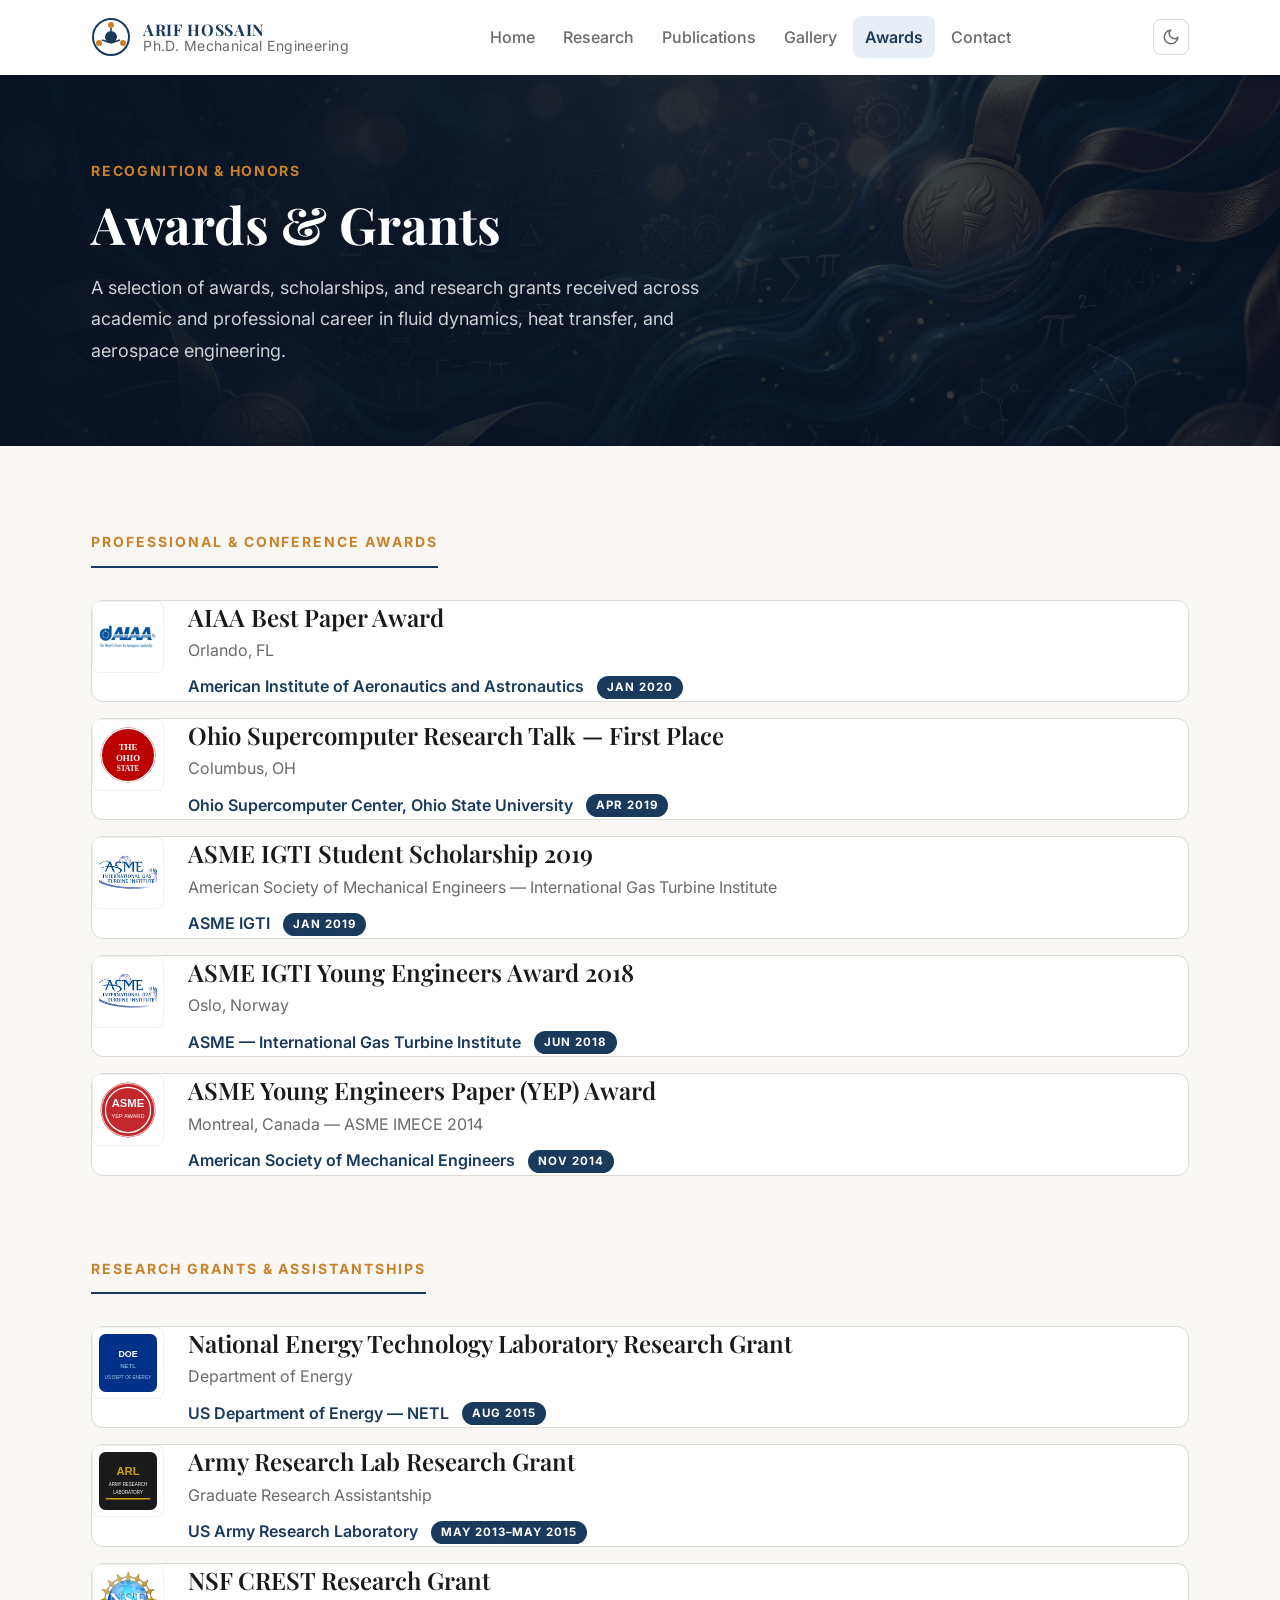
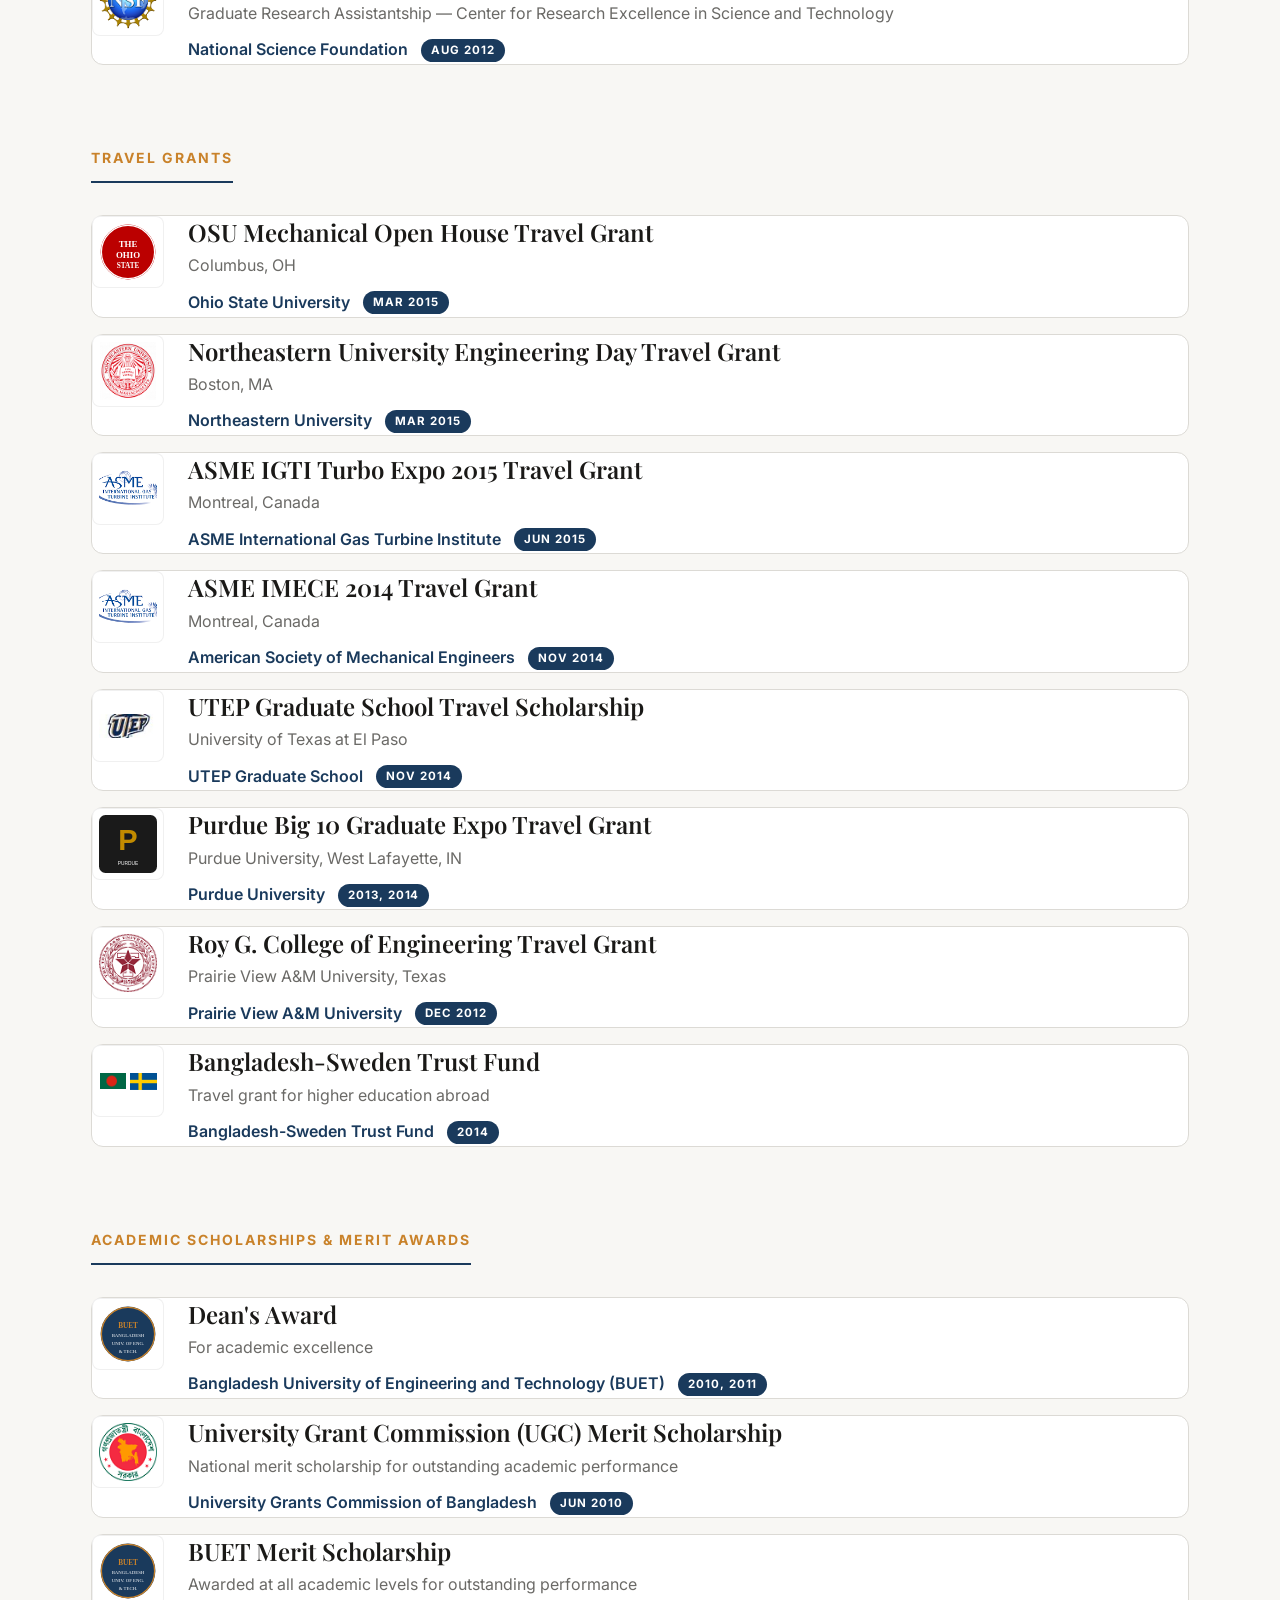
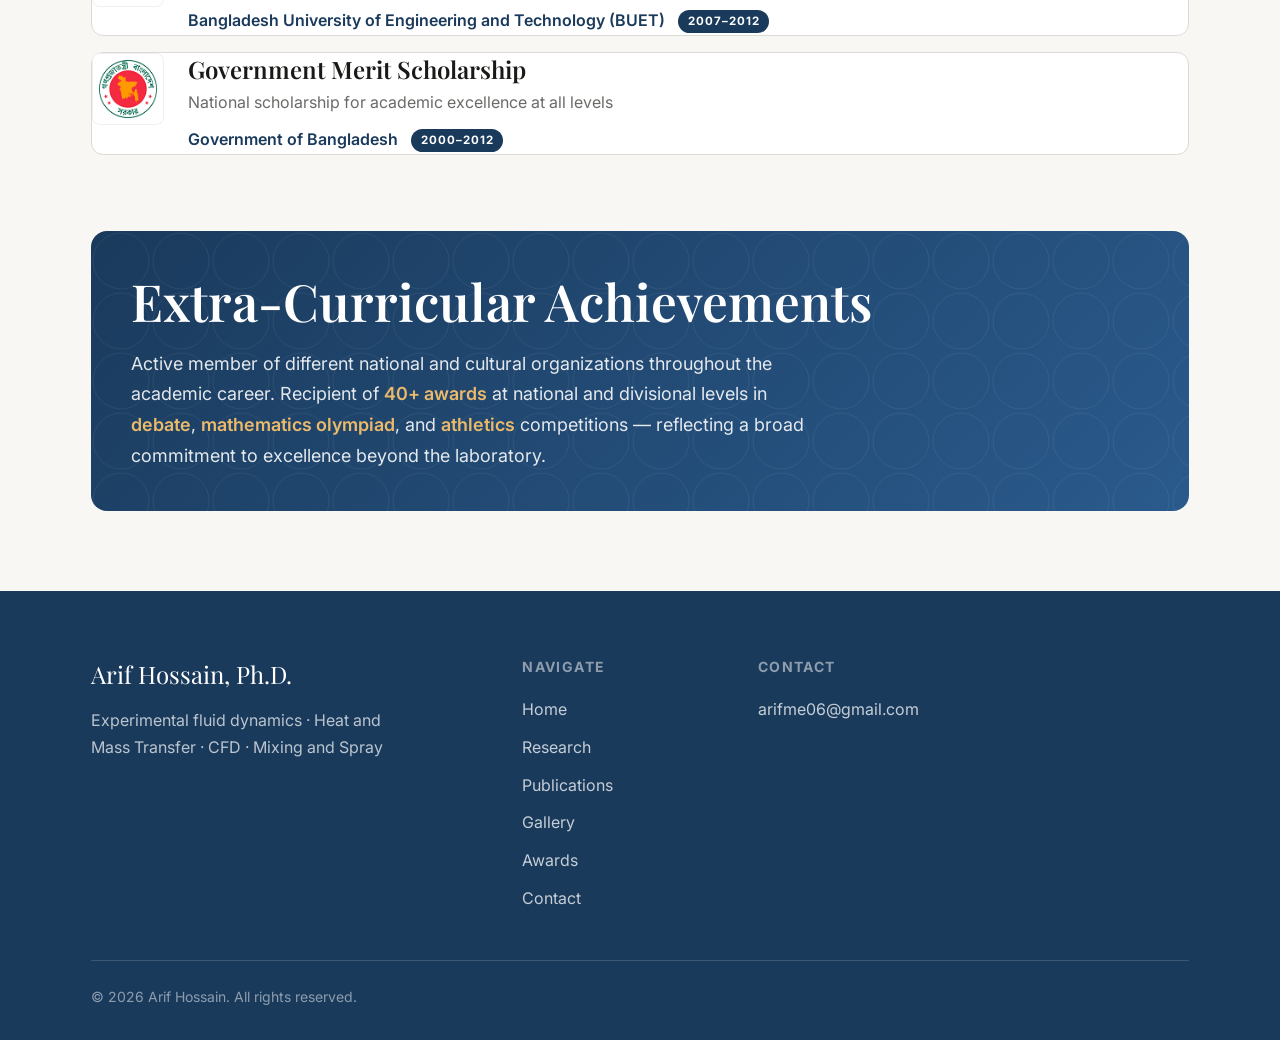
<file: awards.html>
<!DOCTYPE html>
<html lang="en" data-theme="light">
<head>
  <meta charset="UTF-8"/>
  <meta name="viewport" content="width=device-width, initial-scale=1.0"/>
  <title>Awards &amp; Honors — Arif Hossain, Ph.D.</title>
  <meta name="description" content="Awards, honors, scholarships, and research grants received by Dr. Arif Hossain in aerospace, mechanical engineering, and fluid dynamics."/>
  <link rel="preconnect" href="https://fonts.googleapis.com"/>
  <link rel="preconnect" href="https://fonts.gstatic.com" crossorigin/>
  <link href="https://fonts.googleapis.com/css2?family=Playfair+Display:wght@400;600;700&family=Inter:wght@400;500;600;700&display=swap" rel="stylesheet"/>
  <link rel="stylesheet" href="css/tokens.css"/>
  <link rel="stylesheet" href="css/base.css"/>
  <link rel="stylesheet" href="css/nav.css"/>
  <link rel="stylesheet" href="css/pages.css"/>
  <style>
    /* ============================================================
       AWARDS PAGE STYLES
       ============================================================ */

    .awards-section {
      background: var(--color-bg);
      padding-block: clamp(var(--space-12), 8vw, var(--space-20));
    }

    /* ── Category group ── */
    .awards-group {
      margin-bottom: clamp(var(--space-12), 6vw, var(--space-20));
    }
    .awards-group-label {
      font-size: var(--text-xs);
      font-weight: 700;
      letter-spacing: 0.14em;
      text-transform: uppercase;
      color: var(--color-accent-2);
      border-bottom: 2px solid var(--color-accent);
      padding-bottom: var(--space-3);
      margin-bottom: var(--space-8);
      display: inline-block;
    }

    /* ── Award card ── */
    .award-card {
      display: flex;
      align-items: flex-start;
      gap: var(--space-6);
      padding: var(--space-6) var(--space-7);
      border: 1px solid var(--color-border);
      border-radius: var(--radius-lg);
      background: var(--color-surface);
      margin-bottom: var(--space-4);
      transition: box-shadow 0.2s ease, transform 0.2s ease;
    }
    .award-card:hover {
      box-shadow: 0 4px 20px rgba(0,0,0,0.08);
      transform: translateY(-2px);
    }
    [data-theme="dark"] .award-card:hover {
      box-shadow: 0 4px 20px rgba(0,0,0,0.3);
    }

    /* ── Logo container ── */
    .award-logo-wrap {
      flex-shrink: 0;
      width: 72px;
      height: 72px;
      border-radius: var(--radius-md);
      background: #fff;
      display: flex;
      align-items: center;
      justify-content: center;
      overflow: hidden;
      border: 1px solid rgba(0,0,0,0.06);
      padding: 6px;
    }
    [data-theme="dark"] .award-logo-wrap {
      background: #f0f0f0;
    }
    .award-logo-wrap img {
      width: 100%;
      height: 100%;
      object-fit: contain;
    }
    .award-logo-wrap svg {
      width: 100%;
      height: 100%;
    }

    /* ── Award text ── */
    .award-body {
      flex: 1;
      min-width: 0;
    }
    .award-title {
      font-family: 'Playfair Display', Georgia, serif;
      font-size: var(--text-lg);
      font-weight: 600;
      color: var(--color-text);
      margin: 0 0 var(--space-1) 0;
      line-height: 1.35;
    }
    .award-meta {
      font-size: var(--text-sm);
      color: var(--color-text-muted);
      margin: 0 0 var(--space-2) 0;
    }
    .award-org {
      font-size: var(--text-sm);
      font-weight: 600;
      color: var(--color-accent);
    }
    [data-theme="dark"] .award-org {
      color: #6aade0;
    }
    .award-year {
      display: inline-block;
      font-size: 0.72rem;
      font-weight: 700;
      letter-spacing: 0.08em;
      text-transform: uppercase;
      background: var(--color-accent);
      color: #fff;
      padding: 2px 10px;
      border-radius: 999px;
      margin-left: var(--space-2);
      vertical-align: middle;
    }
    [data-theme="dark"] .award-year {
      background: #2a5a8c;
    }

    /* ── Extra-curricular note ── */
    .awards-extracurricular {
      background: linear-gradient(135deg, var(--color-accent) 0%, #2a5a8c 100%);
      border-radius: var(--radius-xl);
      padding: var(--space-10) var(--space-10);
      color: #fff;
      margin-top: var(--space-12);
      position: relative;
      overflow: hidden;
    }
    .awards-extracurricular::before {
      content: '';
      position: absolute;
      inset: 0;
      background: url("data:image/svg+xml,%3Csvg xmlns='http://www.w3.org/2000/svg' width='60' height='60' viewBox='0 0 60 60'%3E%3Ccircle cx='30' cy='30' r='28' fill='none' stroke='rgba(255,255,255,0.06)' stroke-width='1'/%3E%3C/svg%3E") repeat;
      pointer-events: none;
    }
    .awards-extracurricular h3 {
      font-family: 'Playfair Display', Georgia, serif;
      font-size: var(--text-2xl);
      font-weight: 600;
      margin: 0 0 var(--space-4) 0;
      color: #fff;
    }
    .awards-extracurricular p {
      font-size: var(--text-base);
      line-height: 1.7;
      color: rgba(255,255,255,0.88);
      margin: 0;
      max-width: 680px;
    }
    .awards-extracurricular .gold-accent {
      color: #ebb96a;
      font-weight: 600;
    }

    /* ── Responsive ── */
    @media (max-width: 600px) {
      .award-card {
        flex-direction: column;
        gap: var(--space-4);
      }
      .award-logo-wrap {
        width: 56px;
        height: 56px;
      }
    }
  </style>
</head>
<body>

<!-- NAV -->
<nav id="site-nav" role="navigation" aria-label="Main navigation">
  <div class="container">
    <div class="nav-inner">
      <a href="index.html" class="nav-logo" aria-label="Home">
        <svg class="nav-logo-mark" viewBox="0 0 40 40" fill="none" aria-hidden="true">
          <circle cx="20" cy="20" r="18" stroke="var(--color-accent)" stroke-width="2"/>
          <circle cx="20" cy="20" r="6" fill="var(--color-accent)"/>
          <circle cx="20" cy="8"  r="3" fill="var(--color-accent-2)"/>
          <circle cx="32" cy="26" r="3" fill="var(--color-accent-2)"/>
          <circle cx="8"  cy="26" r="3" fill="var(--color-accent-2)"/>
          <line x1="20" y1="14" x2="20" y2="11"  stroke="var(--color-accent)" stroke-width="1.5"/>
          <line x1="20" y1="26" x2="29" y2="23"  stroke="var(--color-accent)" stroke-width="1.5"/>
          <line x1="20" y1="26" x2="11" y2="23"  stroke="var(--color-accent)" stroke-width="1.5"/>
        </svg>
        <div class="nav-logo-text">
          <span class="nav-logo-title">Arif Hossain</span>
          <span class="nav-logo-sub">Ph.D. Mechanical Engineering</span>
        </div>
      </a>
      <ul id="nav-menu" role="list">
        <li><a href="index.html">Home</a></li>
        <li><a href="research.html">Research</a></li>
        <li><a href="publications.html">Publications</a></li>
        <li><a href="gallery.html">Gallery</a></li>
        <li><a href="awards.html" aria-current="page">Awards</a></li>
        <li><a href="contact.html">Contact</a></li>
      </ul>
      <div class="nav-controls">
        <button data-theme-toggle aria-label="Toggle dark mode"></button>
        <button id="menu-toggle" aria-expanded="false" aria-controls="nav-menu" aria-label="Open menu">
          <svg width="22" height="22" viewBox="0 0 24 24" fill="none" stroke="currentColor" stroke-width="2"><path d="M3 12h18M3 6h18M3 18h18"/></svg>
        </button>
      </div>
    </div>
  </div>
</nav>

<main>

  <!-- HERO -->
  <section class="page-hero">
    <img class="page-hero-bg-photo" src="img/hero-awards.png" alt="" aria-hidden="true"/>
    <div class="page-hero-bg-overlay"></div>
    <div class="container">
      <div class="page-hero-inner fade-in">
        <p class="section-label">Recognition &amp; Honors</p>
        <h1 class="page-hero-title">Awards &amp; Grants</h1>
        <p class="page-hero-desc">
          A selection of awards, scholarships, and research grants received across academic and professional career in fluid dynamics, heat transfer, and aerospace engineering.
        </p>
      </div>
    </div>
  </section>

  <!-- AWARDS CONTENT -->
  <section class="awards-section" aria-label="Awards and Honors">
    <div class="container">

      <!-- ── Professional &amp; Conference Awards ── -->
      <div class="awards-group fade-in">
        <p class="awards-group-label">Professional &amp; Conference Awards</p>

        <!-- AIAA Best Paper -->
        <div class="award-card">
          <div class="award-logo-wrap">
            <img src="img/award-logo-6.png" alt="AIAA logo"/>
          </div>
          <div class="award-body">
            <h3 class="award-title">AIAA Best Paper Award</h3>
            <p class="award-meta">Orlando, FL</p>
            <span class="award-org">American Institute of Aeronautics and Astronautics</span>
            <span class="award-year">Jan 2020</span>
          </div>
        </div>

        <!-- Ohio Supercomputer -->
        <div class="award-card">
          <div class="award-logo-wrap">
            <!-- OSU inline SVG badge -->
            <svg viewBox="0 0 72 72" xmlns="http://www.w3.org/2000/svg">
              <circle cx="36" cy="36" r="34" fill="#bb0000"/>
              <text x="36" y="30" font-family="serif" font-size="11" font-weight="bold" fill="#fff" text-anchor="middle">THE</text>
              <text x="36" y="43" font-family="serif" font-size="11" font-weight="bold" fill="#fff" text-anchor="middle">OHIO</text>
              <text x="36" y="56" font-family="serif" font-size="9" font-weight="bold" fill="#fff" text-anchor="middle">STATE</text>
              <circle cx="36" cy="36" r="33" fill="none" stroke="#fff" stroke-width="1.5"/>
            </svg>
          </div>
          <div class="award-body">
            <h3 class="award-title">Ohio Supercomputer Research Talk — First Place</h3>
            <p class="award-meta">Columbus, OH</p>
            <span class="award-org">Ohio Supercomputer Center, Ohio State University</span>
            <span class="award-year">Apr 2019</span>
          </div>
        </div>

        <!-- ASME IGTI Student Scholarship 2019 -->
        <div class="award-card">
          <div class="award-logo-wrap">
            <img src="img/award-logo-5.png" alt="ASME IGTI logo"/>
          </div>
          <div class="award-body">
            <h3 class="award-title">ASME IGTI Student Scholarship 2019</h3>
            <p class="award-meta">American Society of Mechanical Engineers — International Gas Turbine Institute</p>
            <span class="award-org">ASME IGTI</span>
            <span class="award-year">Jan 2019</span>
          </div>
        </div>

        <!-- ASME IGTI Young Engineers Award 2018 -->
        <div class="award-card">
          <div class="award-logo-wrap">
            <img src="img/award-logo-5.png" alt="ASME IGTI logo"/>
          </div>
          <div class="award-body">
            <h3 class="award-title">ASME IGTI Young Engineers Award 2018</h3>
            <p class="award-meta">Oslo, Norway</p>
            <span class="award-org">ASME — International Gas Turbine Institute</span>
            <span class="award-year">Jun 2018</span>
          </div>
        </div>

        <!-- ASME Young Engineers Paper (YEP) Award -->
        <div class="award-card">
          <div class="award-logo-wrap">
            <!-- ASME circular seal SVG -->
            <svg viewBox="0 0 72 72" xmlns="http://www.w3.org/2000/svg">
              <circle cx="36" cy="36" r="34" fill="#c1272d"/>
              <circle cx="36" cy="36" r="28" fill="none" stroke="#fff" stroke-width="1.5"/>
              <text x="36" y="32" font-family="Arial, sans-serif" font-size="14" font-weight="bold" fill="#fff" text-anchor="middle">ASME</text>
              <text x="36" y="46" font-family="Arial, sans-serif" font-size="7" fill="#fff" text-anchor="middle">YEP AWARD</text>
              <circle cx="36" cy="36" r="33" fill="none" stroke="#fff" stroke-width="1"/>
            </svg>
          </div>
          <div class="award-body">
            <h3 class="award-title">ASME Young Engineers Paper (YEP) Award</h3>
            <p class="award-meta">Montreal, Canada — ASME IMECE 2014</p>
            <span class="award-org">American Society of Mechanical Engineers</span>
            <span class="award-year">Nov 2014</span>
          </div>
        </div>

      </div><!-- /.awards-group -->

      <!-- ── Research Grants &amp; Assistantships ── -->
      <div class="awards-group fade-in">
        <p class="awards-group-label">Research Grants &amp; Assistantships</p>

        <!-- NETL Research Grant -->
        <div class="award-card">
          <div class="award-logo-wrap">
            <!-- DOE/NETL SVG -->
            <svg viewBox="0 0 72 72" xmlns="http://www.w3.org/2000/svg">
              <rect width="72" height="72" rx="8" fill="#003087"/>
              <text x="36" y="28" font-family="Arial, sans-serif" font-size="11" font-weight="bold" fill="#fff" text-anchor="middle">DOE</text>
              <text x="36" y="42" font-family="Arial, sans-serif" font-size="7.5" font-weight="bold" fill="#6ab0e0" text-anchor="middle">NETL</text>
              <text x="36" y="56" font-family="Arial, sans-serif" font-size="5.5" fill="#aaccee" text-anchor="middle">US DEPT OF ENERGY</text>
            </svg>
          </div>
          <div class="award-body">
            <h3 class="award-title">National Energy Technology Laboratory Research Grant</h3>
            <p class="award-meta">Department of Energy</p>
            <span class="award-org">US Department of Energy — NETL</span>
            <span class="award-year">Aug 2015</span>
          </div>
        </div>

        <!-- Army Research Lab Grant -->
        <div class="award-card">
          <div class="award-logo-wrap">
            <!-- US Army / ARL SVG -->
            <svg viewBox="0 0 72 72" xmlns="http://www.w3.org/2000/svg">
              <rect width="72" height="72" rx="8" fill="#1a1a1a"/>
              <text x="36" y="28" font-family="Arial, sans-serif" font-size="14" font-weight="900" fill="#c8a400" text-anchor="middle">ARL</text>
              <text x="36" y="42" font-family="Arial, sans-serif" font-size="5.5" fill="#fff" text-anchor="middle">ARMY RESEARCH</text>
              <text x="36" y="52" font-family="Arial, sans-serif" font-size="5.5" fill="#fff" text-anchor="middle">LABORATORY</text>
              <rect x="8" y="57" width="56" height="2" fill="#c8a400" rx="1"/>
            </svg>
          </div>
          <div class="award-body">
            <h3 class="award-title">Army Research Lab Research Grant</h3>
            <p class="award-meta">Graduate Research Assistantship</p>
            <span class="award-org">US Army Research Laboratory</span>
            <span class="award-year">May 2013–May 2015</span>
          </div>
        </div>

        <!-- NSF CREST Grant -->
        <div class="award-card">
          <div class="award-logo-wrap">
            <img src="img/award-logo-7.png" alt="NSF logo"/>
          </div>
          <div class="award-body">
            <h3 class="award-title">NSF CREST Research Grant</h3>
            <p class="award-meta">Graduate Research Assistantship — Center for Research Excellence in Science and Technology</p>
            <span class="award-org">National Science Foundation</span>
            <span class="award-year">Aug 2012</span>
          </div>
        </div>

      </div><!-- /.awards-group -->

      <!-- ── Travel Grants ── -->
      <div class="awards-group fade-in">
        <p class="awards-group-label">Travel Grants</p>

        <!-- OSU Travel Grant -->
        <div class="award-card">
          <div class="award-logo-wrap">
            <svg viewBox="0 0 72 72" xmlns="http://www.w3.org/2000/svg">
              <circle cx="36" cy="36" r="34" fill="#bb0000"/>
              <text x="36" y="30" font-family="serif" font-size="11" font-weight="bold" fill="#fff" text-anchor="middle">THE</text>
              <text x="36" y="43" font-family="serif" font-size="11" font-weight="bold" fill="#fff" text-anchor="middle">OHIO</text>
              <text x="36" y="56" font-family="serif" font-size="9" font-weight="bold" fill="#fff" text-anchor="middle">STATE</text>
              <circle cx="36" cy="36" r="33" fill="none" stroke="#fff" stroke-width="1.5"/>
            </svg>
          </div>
          <div class="award-body">
            <h3 class="award-title">OSU Mechanical Open House Travel Grant</h3>
            <p class="award-meta">Columbus, OH</p>
            <span class="award-org">Ohio State University</span>
            <span class="award-year">Mar 2015</span>
          </div>
        </div>

        <!-- Northeastern Travel Grant -->
        <div class="award-card">
          <div class="award-logo-wrap">
            <img src="img/award-logo-1.png" alt="Northeastern University seal"/>
          </div>
          <div class="award-body">
            <h3 class="award-title">Northeastern University Engineering Day Travel Grant</h3>
            <p class="award-meta">Boston, MA</p>
            <span class="award-org">Northeastern University</span>
            <span class="award-year">Mar 2015</span>
          </div>
        </div>

        <!-- ASME IGTI Turbo Expo 2015 Travel Grant -->
        <div class="award-card">
          <div class="award-logo-wrap">
            <img src="img/award-logo-5.png" alt="ASME IGTI logo"/>
          </div>
          <div class="award-body">
            <h3 class="award-title">ASME IGTI Turbo Expo 2015 Travel Grant</h3>
            <p class="award-meta">Montreal, Canada</p>
            <span class="award-org">ASME International Gas Turbine Institute</span>
            <span class="award-year">Jun 2015</span>
          </div>
        </div>

        <!-- ASME IMECE 2014 Travel Grant -->
        <div class="award-card">
          <div class="award-logo-wrap">
            <img src="img/award-logo-5.png" alt="ASME logo"/>
          </div>
          <div class="award-body">
            <h3 class="award-title">ASME IMECE 2014 Travel Grant</h3>
            <p class="award-meta">Montreal, Canada</p>
            <span class="award-org">American Society of Mechanical Engineers</span>
            <span class="award-year">Nov 2014</span>
          </div>
        </div>

        <!-- UTEP Graduate School Travel Scholarship -->
        <div class="award-card">
          <div class="award-logo-wrap">
            <img src="img/award-logo-4.jpg" alt="UTEP logo"/>
          </div>
          <div class="award-body">
            <h3 class="award-title">UTEP Graduate School Travel Scholarship</h3>
            <p class="award-meta">University of Texas at El Paso</p>
            <span class="award-org">UTEP Graduate School</span>
            <span class="award-year">Nov 2014</span>
          </div>
        </div>

        <!-- Purdue Big 10 Graduate Expo Travel Grant -->
        <div class="award-card">
          <div class="award-logo-wrap">
            <!-- Purdue SVG badge -->
            <svg viewBox="0 0 72 72" xmlns="http://www.w3.org/2000/svg">
              <rect width="72" height="72" rx="8" fill="#1a1a1a"/>
              <text x="36" y="44" font-family="Arial Black, sans-serif" font-size="36" font-weight="900" fill="#c28b00" text-anchor="middle">P</text>
              <text x="36" y="62" font-family="Arial, sans-serif" font-size="6" fill="#fff" text-anchor="middle">PURDUE</text>
            </svg>
          </div>
          <div class="award-body">
            <h3 class="award-title">Purdue Big 10 Graduate Expo Travel Grant</h3>
            <p class="award-meta">Purdue University, West Lafayette, IN</p>
            <span class="award-org">Purdue University</span>
            <span class="award-year">2013, 2014</span>
          </div>
        </div>

        <!-- Roy G. / Prairie View A&M Travel Grant -->
        <div class="award-card">
          <div class="award-logo-wrap">
            <img src="img/award-logo-3.png" alt="Prairie View A&amp;M University seal"/>
          </div>
          <div class="award-body">
            <h3 class="award-title">Roy G. College of Engineering Travel Grant</h3>
            <p class="award-meta">Prairie View A&amp;M University, Texas</p>
            <span class="award-org">Prairie View A&amp;M University</span>
            <span class="award-year">Dec 2012</span>
          </div>
        </div>

        <!-- Bangladesh-Sweden Trust Fund -->
        <div class="award-card">
          <div class="award-logo-wrap" style="gap:2px; flex-direction:column;">
            <div style="display:flex; gap:4px; width:100%; justify-content:center;">
              <img src="img/award-logo-bangladesh-flag.png" alt="Bangladesh flag" style="width:46%; height:auto; object-fit:contain;"/>
              <img src="img/award-logo-sweden-flag.png" alt="Sweden flag" style="width:46%; height:auto; object-fit:contain;"/>
            </div>
          </div>
          <div class="award-body">
            <h3 class="award-title">Bangladesh-Sweden Trust Fund</h3>
            <p class="award-meta">Travel grant for higher education abroad</p>
            <span class="award-org">Bangladesh-Sweden Trust Fund</span>
            <span class="award-year">2014</span>
          </div>
        </div>

      </div><!-- /.awards-group -->

      <!-- ── Academic Scholarships ── -->
      <div class="awards-group fade-in">
        <p class="awards-group-label">Academic Scholarships &amp; Merit Awards</p>

        <!-- Dean's Award BUET -->
        <div class="award-card">
          <div class="award-logo-wrap">
            <!-- BUET SVG seal -->
            <svg viewBox="0 0 72 72" xmlns="http://www.w3.org/2000/svg">
              <circle cx="36" cy="36" r="34" fill="#1a3a5c"/>
              <text x="36" y="28" font-family="serif" font-size="9" font-weight="bold" fill="#c9822a" text-anchor="middle">BUET</text>
              <text x="36" y="40" font-family="serif" font-size="6" fill="#fff" text-anchor="middle">BANGLADESH</text>
              <text x="36" y="50" font-family="serif" font-size="6" fill="#fff" text-anchor="middle">UNIV. OF ENG.</text>
              <text x="36" y="60" font-family="serif" font-size="6" fill="#fff" text-anchor="middle">&amp; TECH.</text>
              <circle cx="36" cy="36" r="33" fill="none" stroke="#c9822a" stroke-width="1.5"/>
            </svg>
          </div>
          <div class="award-body">
            <h3 class="award-title">Dean's Award</h3>
            <p class="award-meta">For academic excellence</p>
            <span class="award-org">Bangladesh University of Engineering and Technology (BUET)</span>
            <span class="award-year">2010, 2011</span>
          </div>
        </div>

        <!-- UGC Merit Scholarship -->
        <div class="award-card">
          <div class="award-logo-wrap">
            <img src="img/award-logo-2.png" alt="Bangladesh government emblem"/>
          </div>
          <div class="award-body">
            <h3 class="award-title">University Grant Commission (UGC) Merit Scholarship</h3>
            <p class="award-meta">National merit scholarship for outstanding academic performance</p>
            <span class="award-org">University Grants Commission of Bangladesh</span>
            <span class="award-year">Jun 2010</span>
          </div>
        </div>

        <!-- BUET Merit Scholarship -->
        <div class="award-card">
          <div class="award-logo-wrap">
            <svg viewBox="0 0 72 72" xmlns="http://www.w3.org/2000/svg">
              <circle cx="36" cy="36" r="34" fill="#1a3a5c"/>
              <text x="36" y="28" font-family="serif" font-size="9" font-weight="bold" fill="#c9822a" text-anchor="middle">BUET</text>
              <text x="36" y="40" font-family="serif" font-size="6" fill="#fff" text-anchor="middle">BANGLADESH</text>
              <text x="36" y="50" font-family="serif" font-size="6" fill="#fff" text-anchor="middle">UNIV. OF ENG.</text>
              <text x="36" y="60" font-family="serif" font-size="6" fill="#fff" text-anchor="middle">&amp; TECH.</text>
              <circle cx="36" cy="36" r="33" fill="none" stroke="#c9822a" stroke-width="1.5"/>
            </svg>
          </div>
          <div class="award-body">
            <h3 class="award-title">BUET Merit Scholarship</h3>
            <p class="award-meta">Awarded at all academic levels for outstanding performance</p>
            <span class="award-org">Bangladesh University of Engineering and Technology (BUET)</span>
            <span class="award-year">2007–2012</span>
          </div>
        </div>

        <!-- Bangladesh Government Merit Scholarship -->
        <div class="award-card">
          <div class="award-logo-wrap">
            <img src="img/award-logo-2.png" alt="Bangladesh government emblem"/>
          </div>
          <div class="award-body">
            <h3 class="award-title">Government Merit Scholarship</h3>
            <p class="award-meta">National scholarship for academic excellence at all levels</p>
            <span class="award-org">Government of Bangladesh</span>
            <span class="award-year">2000–2012</span>
          </div>
        </div>

      </div><!-- /.awards-group -->

      <!-- ── Extra-Curricular note ── -->
      <div class="awards-extracurricular fade-in">
        <h3>Extra-Curricular Achievements</h3>
        <p>
          Active member of different national and cultural organizations throughout the academic career.
          Recipient of <span class="gold-accent">40+ awards</span> at national and divisional levels in
          <span class="gold-accent">debate</span>, <span class="gold-accent">mathematics olympiad</span>, and
          <span class="gold-accent">athletics</span> competitions
          — reflecting a broad commitment to excellence beyond the laboratory.
        </p>
      </div>

    </div><!-- /.container -->
  </section>

</main>

<!-- FOOTER -->
<footer class="site-footer" role="contentinfo">
  <div class="container">
    <div class="footer-grid">
      <div><p class="footer-brand-name">Arif Hossain, Ph.D.</p><p class="footer-brand-desc">Experimental fluid dynamics · Heat and Mass Transfer · CFD · Mixing and Spray</p></div>
      <div><p class="footer-col-title">Navigate</p><ul class="footer-links" role="list"><li><a href="index.html">Home</a></li><li><a href="research.html">Research</a></li><li><a href="publications.html">Publications</a></li><li><a href="gallery.html">Gallery</a></li><li><a href="awards.html">Awards</a></li><li><a href="contact.html">Contact</a></li></ul></div>
      <div><p class="footer-col-title">Contact</p><ul class="footer-links" role="list"><li><a href="mailto:arifme06@gmail.com">arifme06@gmail.com</a></li></ul></div>
    </div>
    <div class="footer-bottom"><span>© <span id="footer-year"></span> Arif Hossain. All rights reserved.</span></div>
  </div>
</footer>
<script>document.getElementById('footer-year').textContent = new Date().getFullYear();</script>
<script src="js/main.js"></script>
</body>
</html>
</file>
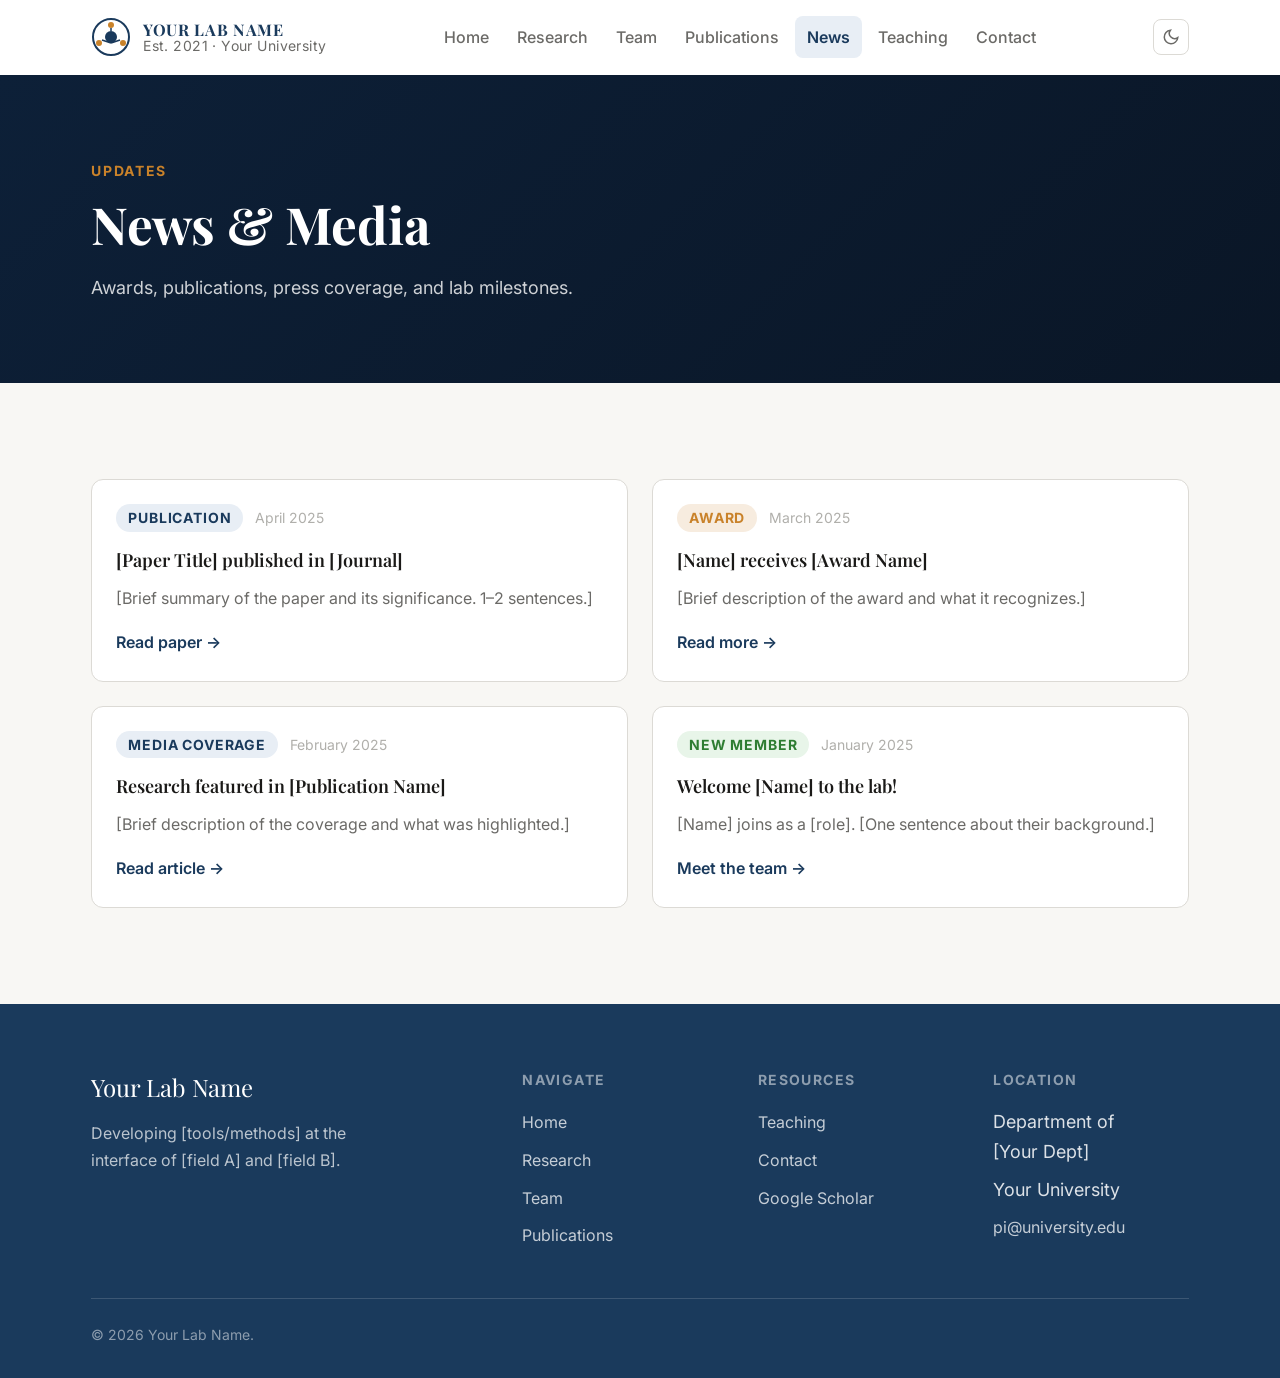
<file: news.html>
<!DOCTYPE html>
<html lang="en" data-theme="light">
<head>
  <meta charset="UTF-8"/>
  <meta name="viewport" content="width=device-width, initial-scale=1.0"/>
  <title>News &amp; Media — Your Lab Name</title>
  <meta name="description" content="Latest news, awards, media coverage, and updates from [Your Lab Name]."/>
  <link rel="preconnect" href="https://fonts.googleapis.com"/>
  <link rel="preconnect" href="https://fonts.gstatic.com" crossorigin/>
  <link href="https://fonts.googleapis.com/css2?family=Playfair+Display:wght@400;600;700&family=Inter:wght@400;500;600;700&display=swap" rel="stylesheet"/>
  <link rel="stylesheet" href="css/tokens.css"/>
  <link rel="stylesheet" href="css/base.css"/>
  <link rel="stylesheet" href="css/nav.css"/>
  <link rel="stylesheet" href="css/pages.css"/>
  <link rel="stylesheet" href="css/index.css"/>
</head>
<body>

<nav id="site-nav" role="navigation" aria-label="Main navigation">
  <div class="container"><div class="nav-inner">
    <a href="index.html" class="nav-logo">
      <svg class="nav-logo-mark" viewBox="0 0 40 40" fill="none">
        <circle cx="20" cy="20" r="18" stroke="var(--color-accent)" stroke-width="2"/>
        <circle cx="20" cy="20" r="6" fill="var(--color-accent)"/>
        <circle cx="20" cy="8"  r="3" fill="var(--color-accent-2)"/>
        <circle cx="32" cy="26" r="3" fill="var(--color-accent-2)"/>
        <circle cx="8"  cy="26" r="3" fill="var(--color-accent-2)"/>
        <line x1="20" y1="14" x2="20" y2="11" stroke="var(--color-accent)" stroke-width="1.5"/>
        <line x1="20" y1="26" x2="29" y2="23" stroke="var(--color-accent)" stroke-width="1.5"/>
        <line x1="20" y1="26" x2="11" y2="23" stroke="var(--color-accent)" stroke-width="1.5"/>
      </svg>
      <div class="nav-logo-text">
        <span class="nav-logo-title">Your Lab Name</span>
        <span class="nav-logo-sub">Est. 2021 · Your University</span>
      </div>
    </a>
    <ul id="nav-menu" role="list">
      <li><a href="index.html">Home</a></li>
      <li><a href="research.html">Research</a></li>
      <li><a href="team.html">Team</a></li>
      <li><a href="publications.html">Publications</a></li>
      <li><a href="news.html">News</a></li>
      <li><a href="teaching.html">Teaching</a></li>
      <li><a href="contact.html">Contact</a></li>
    </ul>
    <div class="nav-controls">
      <button data-theme-toggle aria-label="Toggle dark mode"></button>
      <button id="menu-toggle" aria-expanded="false" aria-controls="nav-menu" aria-label="Open menu">
        <svg width="22" height="22" viewBox="0 0 24 24" fill="none" stroke="currentColor" stroke-width="2"><path d="M3 12h18M3 6h18M3 18h18"/></svg>
      </button>
    </div>
  </div></div>
</nav>

<main>

  <section class="page-hero">
    <div class="container">
      <div class="page-hero-inner fade-in">
        <span class="section-label">Updates</span>
        <h1 class="page-hero-title">News &amp; Media</h1>
        <p class="page-hero-desc">Awards, publications, press coverage, and lab milestones.</p>
      </div>
    </div>
  </section>

  <section class="news-page">
    <div class="container">
      <div class="news-page-grid">

        <!-- ===== News item — duplicate to add more ===== -->
        <article class="news-card fade-in">
          <div class="news-card-meta">
            <span class="news-tag">Publication</span>
            <time class="news-date" datetime="2025-04-01">April 2025</time>
          </div>
          <h2 class="news-card-title"><a href="#">[Paper Title] published in [Journal]</a></h2>
          <p class="news-card-desc">[Brief summary of the paper and its significance. 1–2 sentences.]</p>
          <a href="#" class="news-read-more">Read paper →</a>
        </article>

        <article class="news-card fade-in">
          <div class="news-card-meta">
            <span class="news-tag news-tag--award">Award</span>
            <time class="news-date" datetime="2025-03-15">March 2025</time>
          </div>
          <h2 class="news-card-title"><a href="#">[Name] receives [Award Name]</a></h2>
          <p class="news-card-desc">[Brief description of the award and what it recognizes.]</p>
          <a href="#" class="news-read-more">Read more →</a>
        </article>

        <article class="news-card fade-in">
          <div class="news-card-meta">
            <span class="news-tag">Media Coverage</span>
            <time class="news-date" datetime="2025-02-01">February 2025</time>
          </div>
          <h2 class="news-card-title"><a href="#">Research featured in [Publication Name]</a></h2>
          <p class="news-card-desc">[Brief description of the coverage and what was highlighted.]</p>
          <a href="#" class="news-read-more">Read article →</a>
        </article>

        <article class="news-card fade-in">
          <div class="news-card-meta">
            <span class="news-tag news-tag--join">New Member</span>
            <time class="news-date" datetime="2025-01-15">January 2025</time>
          </div>
          <h2 class="news-card-title"><a href="#">Welcome [Name] to the lab!</a></h2>
          <p class="news-card-desc">[Name] joins as a [role]. [One sentence about their background.]</p>
          <a href="team.html" class="news-read-more">Meet the team →</a>
        </article>

      </div>
    </div>
  </section>

</main>

<footer class="site-footer" role="contentinfo">
  <div class="container">
    <div class="footer-grid">
      <div><p class="footer-brand-name">Your Lab Name</p><p class="footer-brand-desc">Developing [tools/methods] at the interface of [field A] and [field B].</p></div>
      <div><p class="footer-col-title">Navigate</p><ul class="footer-links" role="list"><li><a href="index.html">Home</a></li><li><a href="research.html">Research</a></li><li><a href="team.html">Team</a></li><li><a href="publications.html">Publications</a></li></ul></div>
      <div><p class="footer-col-title">Resources</p><ul class="footer-links" role="list"><li><a href="teaching.html">Teaching</a></li><li><a href="contact.html">Contact</a></li><li><a href="#" target="_blank" rel="noopener">Google Scholar</a></li></ul></div>
      <div><p class="footer-col-title">Location</p><ul class="footer-links" role="list"><li>Department of [Your Dept]</li><li>Your University</li><li><a href="mailto:pi@university.edu">pi@university.edu</a></li></ul></div>
    </div>
    <div class="footer-bottom"><span>© <span id="footer-year"></span> Your Lab Name.</span></div>
  </div>
</footer>
<script>document.getElementById('footer-year').textContent = new Date().getFullYear();</script>
<script src="js/main.js"></script>
<script data-pplx-inline-edit>
(function(){
  if(window===window.top)return;
  function inlineAll(orig,clone){
    if(orig.nodeType!==1)return;
    try{
      var cs=getComputedStyle(orig);
      var t='';
      for(var i=0;i<cs.length;i++){t+=cs[i]+':'+cs.getPropertyValue(cs[i])+';';}
      clone.style.cssText=t;
    }catch(e){}
    var oc=orig.children,cc=clone.children;
    for(var j=0;j<oc.length&&j<cc.length;j++){inlineAll(oc[j],cc[j]);}
  }
  function stripExternal(clone){
    var imgs=clone.querySelectorAll('img');
    for(var i=0;i<imgs.length;i++){
      var s=imgs[i].getAttribute('src');
      if(s&&!s.startsWith('data:'))imgs[i].removeAttribute('src');
    }
    var all=clone.querySelectorAll('*');
    for(var i=0;i<all.length;i++){
      var st=all[i].style.cssText;
      if(st&&st.indexOf('url(')>=0){
        all[i].style.cssText=st.replace(/url\(["']?(?!data:)[^)"']*["']?\)/gi,'none');
      }
    }
  }
  var scrollRaf=0;
  function emitScroll(){
    scrollRaf=0;
    var x=window.scrollX||window.pageXOffset||0;
    var y=window.scrollY||window.pageYOffset||0;
    window.parent.postMessage({type:'INLINE_EDIT_SCROLL',scrollX:x,scrollY:y},'*');
  }
  window.addEventListener('scroll',function(){
    if(scrollRaf)return;
    scrollRaf=requestAnimationFrame(emitScroll);
  },{passive:true,capture:true});
  emitScroll();
  window.addEventListener('message',function(e){
    if(!e.data||e.data.type!=='INLINE_EDIT_CAPTURE_REQUEST')return;
    var scrollX=window.scrollX||window.pageXOffset||0;
    var scrollY=window.scrollY||window.pageYOffset||0;
    var w=window.innerWidth,h=window.innerHeight;
    try{
      var clone=document.documentElement.cloneNode(true);
      var rm=clone.querySelectorAll('script,link[rel="stylesheet"],style');
      for(var i=0;i<rm.length;i++){rm[i].remove();}
      inlineAll(document.documentElement,clone);
      stripExternal(clone);
      var html=new XMLSerializer().serializeToString(clone);
      var svg='<svg xmlns="http://www.w3.org/2000/svg" width="'+w+'" height="'+h+'">'
        +'<foreignObject width="100%" height="100%">'
        +'<div xmlns="http://www.w3.org/1999/xhtml" style="width:'+w+'px;height:'+h+'px;overflow:hidden">'
        +'<div style="transform:translate(-'+scrollX+'px,-'+scrollY+'px);transform-origin:top left">'
        +html+'</div></div></foreignObject></svg>';
      var svgUrl='data:image/svg+xml;charset=utf-8,'+encodeURIComponent(svg);
      var img=new Image();
      img.onload=function(){
        var c=document.createElement('canvas');c.width=w;c.height=h;
        c.getContext('2d').drawImage(img,0,0);
        window.parent.postMessage({type:'INLINE_EDIT_SCREENSHOT_RESULT',dataUrl:c.toDataURL('image/png'),scrollX:scrollX,scrollY:scrollY},'*');
      };
      img.onerror=function(){
        window.parent.postMessage({type:'INLINE_EDIT_SCREENSHOT_RESULT',dataUrl:null,scrollX:scrollX,scrollY:scrollY},'*');
      };
      img.src=svgUrl;
    }catch(err){
      window.parent.postMessage({type:'INLINE_EDIT_SCREENSHOT_RESULT',dataUrl:null,scrollX:scrollX,scrollY:scrollY},'*');
    }
  });
})();
</script></body>
</html>
</file>
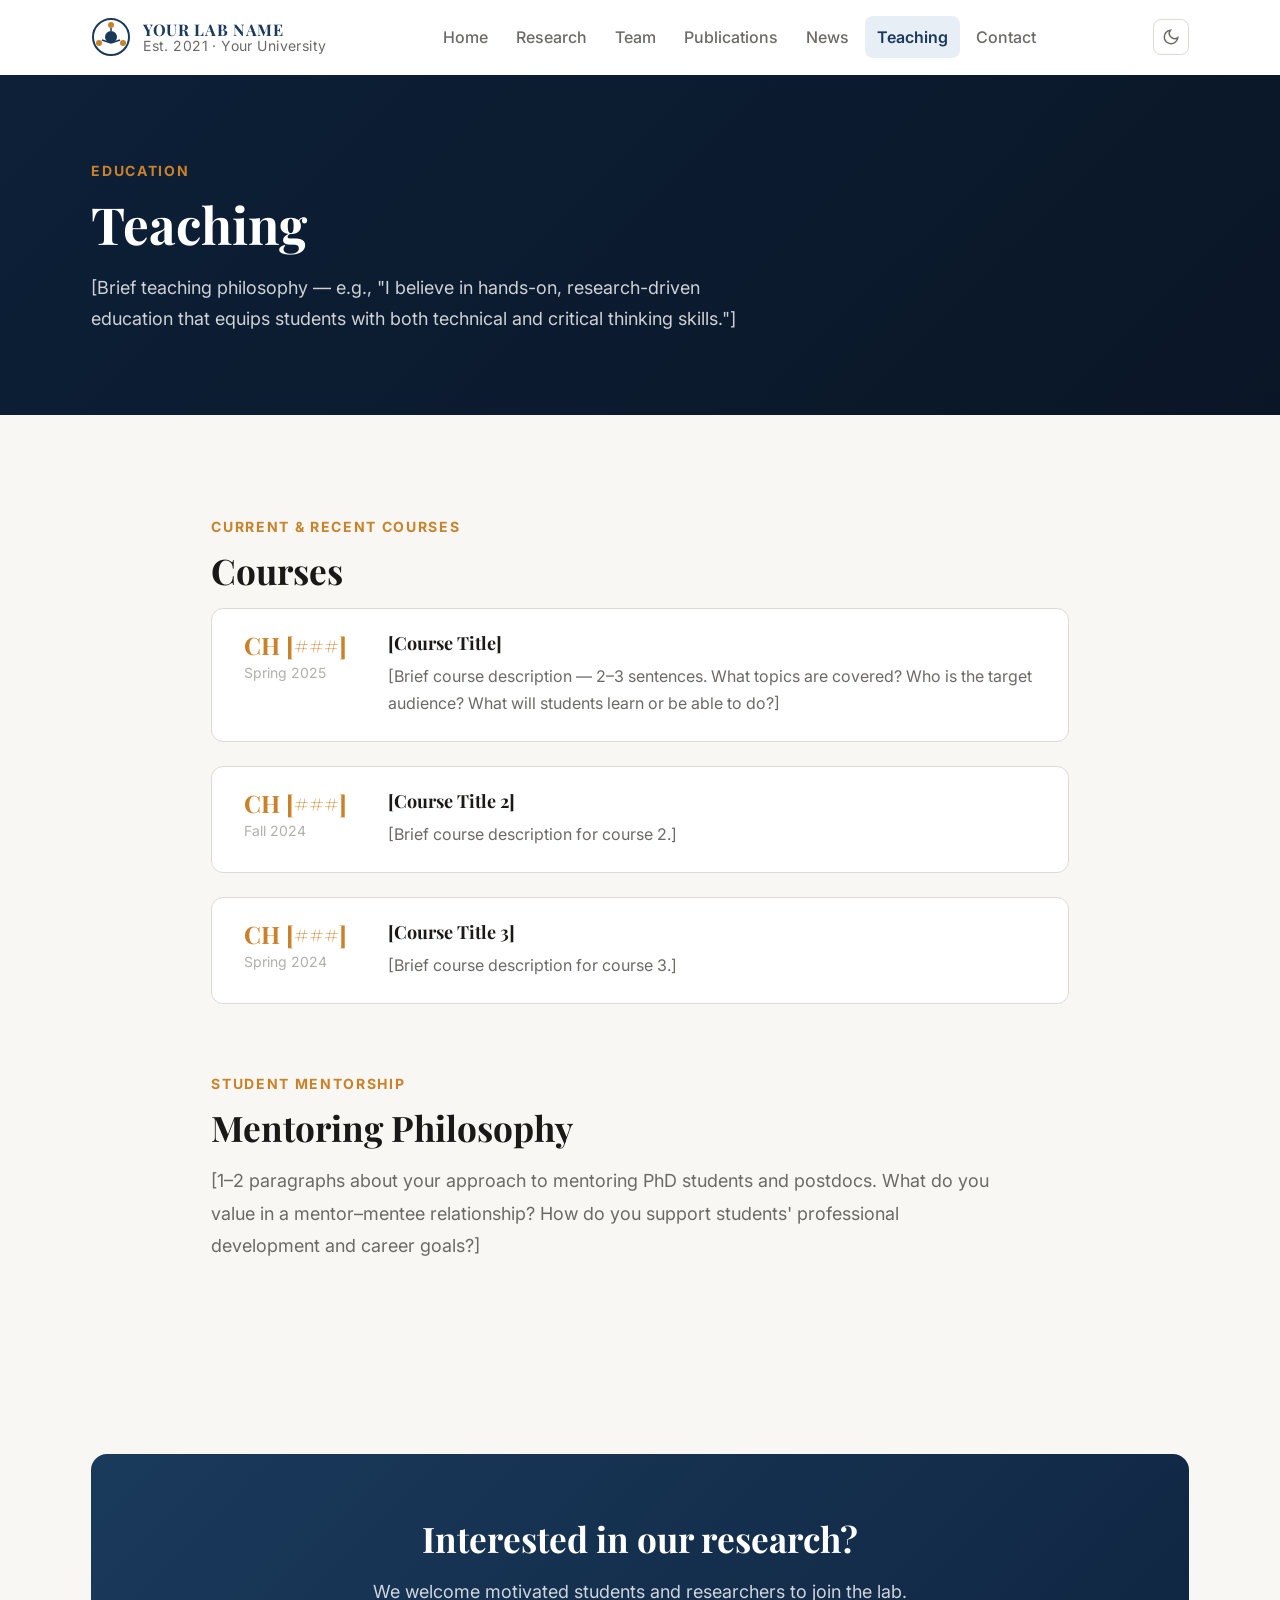
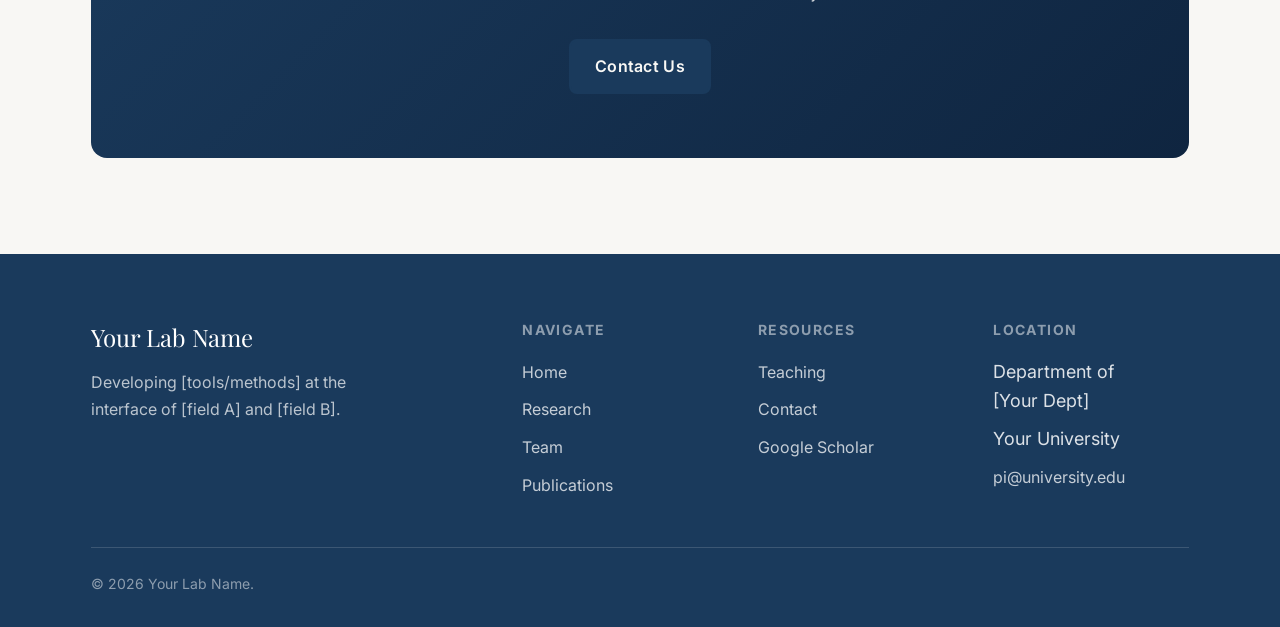
<file: teaching.html>
<!DOCTYPE html>
<html lang="en" data-theme="light">
<head>
  <meta charset="UTF-8"/>
  <meta name="viewport" content="width=device-width, initial-scale=1.0"/>
  <title>Teaching — Your Lab Name</title>
  <meta name="description" content="Courses taught by [Your PI Name] at [Your University]."/>
  <link rel="preconnect" href="https://fonts.googleapis.com"/>
  <link rel="preconnect" href="https://fonts.gstatic.com" crossorigin/>
  <link href="https://fonts.googleapis.com/css2?family=Playfair+Display:wght@400;600;700&family=Inter:wght@400;500;600;700&display=swap" rel="stylesheet"/>
  <link rel="stylesheet" href="css/tokens.css"/>
  <link rel="stylesheet" href="css/base.css"/>
  <link rel="stylesheet" href="css/nav.css"/>
  <link rel="stylesheet" href="css/pages.css"/>
</head>
<body>

<nav id="site-nav" role="navigation" aria-label="Main navigation">
  <div class="container"><div class="nav-inner">
    <a href="index.html" class="nav-logo">
      <svg class="nav-logo-mark" viewBox="0 0 40 40" fill="none">
        <circle cx="20" cy="20" r="18" stroke="var(--color-accent)" stroke-width="2"/>
        <circle cx="20" cy="20" r="6" fill="var(--color-accent)"/>
        <circle cx="20" cy="8"  r="3" fill="var(--color-accent-2)"/>
        <circle cx="32" cy="26" r="3" fill="var(--color-accent-2)"/>
        <circle cx="8"  cy="26" r="3" fill="var(--color-accent-2)"/>
        <line x1="20" y1="14" x2="20" y2="11" stroke="var(--color-accent)" stroke-width="1.5"/>
        <line x1="20" y1="26" x2="29" y2="23" stroke="var(--color-accent)" stroke-width="1.5"/>
        <line x1="20" y1="26" x2="11" y2="23" stroke="var(--color-accent)" stroke-width="1.5"/>
      </svg>
      <div class="nav-logo-text">
        <span class="nav-logo-title">Your Lab Name</span>
        <span class="nav-logo-sub">Est. 2021 · Your University</span>
      </div>
    </a>
    <ul id="nav-menu" role="list">
      <li><a href="index.html">Home</a></li>
      <li><a href="research.html">Research</a></li>
      <li><a href="team.html">Team</a></li>
      <li><a href="publications.html">Publications</a></li>
      <li><a href="news.html">News</a></li>
      <li><a href="teaching.html">Teaching</a></li>
      <li><a href="contact.html">Contact</a></li>
    </ul>
    <div class="nav-controls">
      <button data-theme-toggle aria-label="Toggle dark mode"></button>
      <button id="menu-toggle" aria-expanded="false" aria-controls="nav-menu" aria-label="Open menu">
        <svg width="22" height="22" viewBox="0 0 24 24" fill="none" stroke="currentColor" stroke-width="2"><path d="M3 12h18M3 6h18M3 18h18"/></svg>
      </button>
    </div>
  </div></div>
</nav>

<main>

  <section class="page-hero">
    <div class="container">
      <div class="page-hero-inner fade-in">
        <span class="section-label">Education</span>
        <h1 class="page-hero-title">Teaching</h1>
        <!-- ===== Edit teaching philosophy ===== -->
        <p class="page-hero-desc">
          [Brief teaching philosophy — e.g., "I believe in hands-on, research-driven
          education that equips students with both technical and critical thinking skills."]
        </p>
      </div>
    </div>
  </section>

  <section class="teaching-page">
    <div class="container container--narrow">

      <div class="section-header fade-in">
        <span class="section-label">Current &amp; Recent Courses</span>
        <h2 class="section-title">Courses</h2>
      </div>

      <div class="course-list">

        <!-- ===== Course 1 — duplicate to add more ===== -->
        <article class="course-item fade-in">
          <div>
            <!-- ===== Edit course code and semester ===== -->
            <div class="course-code">CH [###]</div>
            <p class="course-semester">Spring 2025</p>
          </div>
          <div>
            <!-- ===== Edit course title and description ===== -->
            <h3 class="course-title">[Course Title]</h3>
            <p class="course-desc">
              [Brief course description — 2–3 sentences. What topics are covered?
              Who is the target audience? What will students learn or be able to do?]
            </p>
          </div>
        </article>

        <!-- Course 2 -->
        <article class="course-item fade-in">
          <div>
            <div class="course-code">CH [###]</div>
            <p class="course-semester">Fall 2024</p>
          </div>
          <div>
            <h3 class="course-title">[Course Title 2]</h3>
            <p class="course-desc">
              [Brief course description for course 2.]
            </p>
          </div>
        </article>

        <!-- Course 3 -->
        <article class="course-item fade-in">
          <div>
            <div class="course-code">CH [###]</div>
            <p class="course-semester">Spring 2024</p>
          </div>
          <div>
            <h3 class="course-title">[Course Title 3]</h3>
            <p class="course-desc">
              [Brief course description for course 3.]
            </p>
          </div>
        </article>

      </div>

      <div style="margin-top: var(--space-16);">
        <div class="section-header fade-in">
          <span class="section-label">Student Mentorship</span>
          <h2 class="section-title">Mentoring Philosophy</h2>
        </div>
        <!-- ===== Edit mentoring philosophy ===== -->
        <p class="fade-in" style="color: var(--color-text-muted); line-height: 1.8; font-size: var(--text-base);">
          [1–2 paragraphs about your approach to mentoring PhD students and postdocs.
          What do you value in a mentor–mentee relationship? How do you support
          students' professional development and career goals?]
        </p>
      </div>

    </div>
  </section>

  <section class="cta-section">
    <div class="container">
      <div class="cta-inner fade-in">
        <h2 class="cta-title">Interested in our research?</h2>
        <p class="cta-desc">We welcome motivated students and researchers to join the lab.</p>
        <a href="contact.html" class="btn btn-primary">Contact Us</a>
      </div>
    </div>
  </section>

</main>

<footer class="site-footer" role="contentinfo">
  <div class="container">
    <div class="footer-grid">
      <div><p class="footer-brand-name">Your Lab Name</p><p class="footer-brand-desc">Developing [tools/methods] at the interface of [field A] and [field B].</p></div>
      <div><p class="footer-col-title">Navigate</p><ul class="footer-links" role="list"><li><a href="index.html">Home</a></li><li><a href="research.html">Research</a></li><li><a href="team.html">Team</a></li><li><a href="publications.html">Publications</a></li></ul></div>
      <div><p class="footer-col-title">Resources</p><ul class="footer-links" role="list"><li><a href="teaching.html">Teaching</a></li><li><a href="contact.html">Contact</a></li><li><a href="#" target="_blank" rel="noopener">Google Scholar</a></li></ul></div>
      <div><p class="footer-col-title">Location</p><ul class="footer-links" role="list"><li>Department of [Your Dept]</li><li>Your University</li><li><a href="mailto:pi@university.edu">pi@university.edu</a></li></ul></div>
    </div>
    <div class="footer-bottom"><span>© <span id="footer-year"></span> Your Lab Name.</span></div>
  </div>
</footer>
<script>document.getElementById('footer-year').textContent = new Date().getFullYear();</script>
<script src="js/main.js"></script>
<script data-pplx-inline-edit>
(function(){
  if(window===window.top)return;
  function inlineAll(orig,clone){
    if(orig.nodeType!==1)return;
    try{
      var cs=getComputedStyle(orig);
      var t='';
      for(var i=0;i<cs.length;i++){t+=cs[i]+':'+cs.getPropertyValue(cs[i])+';';}
      clone.style.cssText=t;
    }catch(e){}
    var oc=orig.children,cc=clone.children;
    for(var j=0;j<oc.length&&j<cc.length;j++){inlineAll(oc[j],cc[j]);}
  }
  function stripExternal(clone){
    var imgs=clone.querySelectorAll('img');
    for(var i=0;i<imgs.length;i++){
      var s=imgs[i].getAttribute('src');
      if(s&&!s.startsWith('data:'))imgs[i].removeAttribute('src');
    }
    var all=clone.querySelectorAll('*');
    for(var i=0;i<all.length;i++){
      var st=all[i].style.cssText;
      if(st&&st.indexOf('url(')>=0){
        all[i].style.cssText=st.replace(/url\(["']?(?!data:)[^)"']*["']?\)/gi,'none');
      }
    }
  }
  var scrollRaf=0;
  function emitScroll(){
    scrollRaf=0;
    var x=window.scrollX||window.pageXOffset||0;
    var y=window.scrollY||window.pageYOffset||0;
    window.parent.postMessage({type:'INLINE_EDIT_SCROLL',scrollX:x,scrollY:y},'*');
  }
  window.addEventListener('scroll',function(){
    if(scrollRaf)return;
    scrollRaf=requestAnimationFrame(emitScroll);
  },{passive:true,capture:true});
  emitScroll();
  window.addEventListener('message',function(e){
    if(!e.data||e.data.type!=='INLINE_EDIT_CAPTURE_REQUEST')return;
    var scrollX=window.scrollX||window.pageXOffset||0;
    var scrollY=window.scrollY||window.pageYOffset||0;
    var w=window.innerWidth,h=window.innerHeight;
    try{
      var clone=document.documentElement.cloneNode(true);
      var rm=clone.querySelectorAll('script,link[rel="stylesheet"],style');
      for(var i=0;i<rm.length;i++){rm[i].remove();}
      inlineAll(document.documentElement,clone);
      stripExternal(clone);
      var html=new XMLSerializer().serializeToString(clone);
      var svg='<svg xmlns="http://www.w3.org/2000/svg" width="'+w+'" height="'+h+'">'
        +'<foreignObject width="100%" height="100%">'
        +'<div xmlns="http://www.w3.org/1999/xhtml" style="width:'+w+'px;height:'+h+'px;overflow:hidden">'
        +'<div style="transform:translate(-'+scrollX+'px,-'+scrollY+'px);transform-origin:top left">'
        +html+'</div></div></foreignObject></svg>';
      var svgUrl='data:image/svg+xml;charset=utf-8,'+encodeURIComponent(svg);
      var img=new Image();
      img.onload=function(){
        var c=document.createElement('canvas');c.width=w;c.height=h;
        c.getContext('2d').drawImage(img,0,0);
        window.parent.postMessage({type:'INLINE_EDIT_SCREENSHOT_RESULT',dataUrl:c.toDataURL('image/png'),scrollX:scrollX,scrollY:scrollY},'*');
      };
      img.onerror=function(){
        window.parent.postMessage({type:'INLINE_EDIT_SCREENSHOT_RESULT',dataUrl:null,scrollX:scrollX,scrollY:scrollY},'*');
      };
      img.src=svgUrl;
    }catch(err){
      window.parent.postMessage({type:'INLINE_EDIT_SCREENSHOT_RESULT',dataUrl:null,scrollX:scrollX,scrollY:scrollY},'*');
    }
  });
})();
</script></body>
</html>
</file>
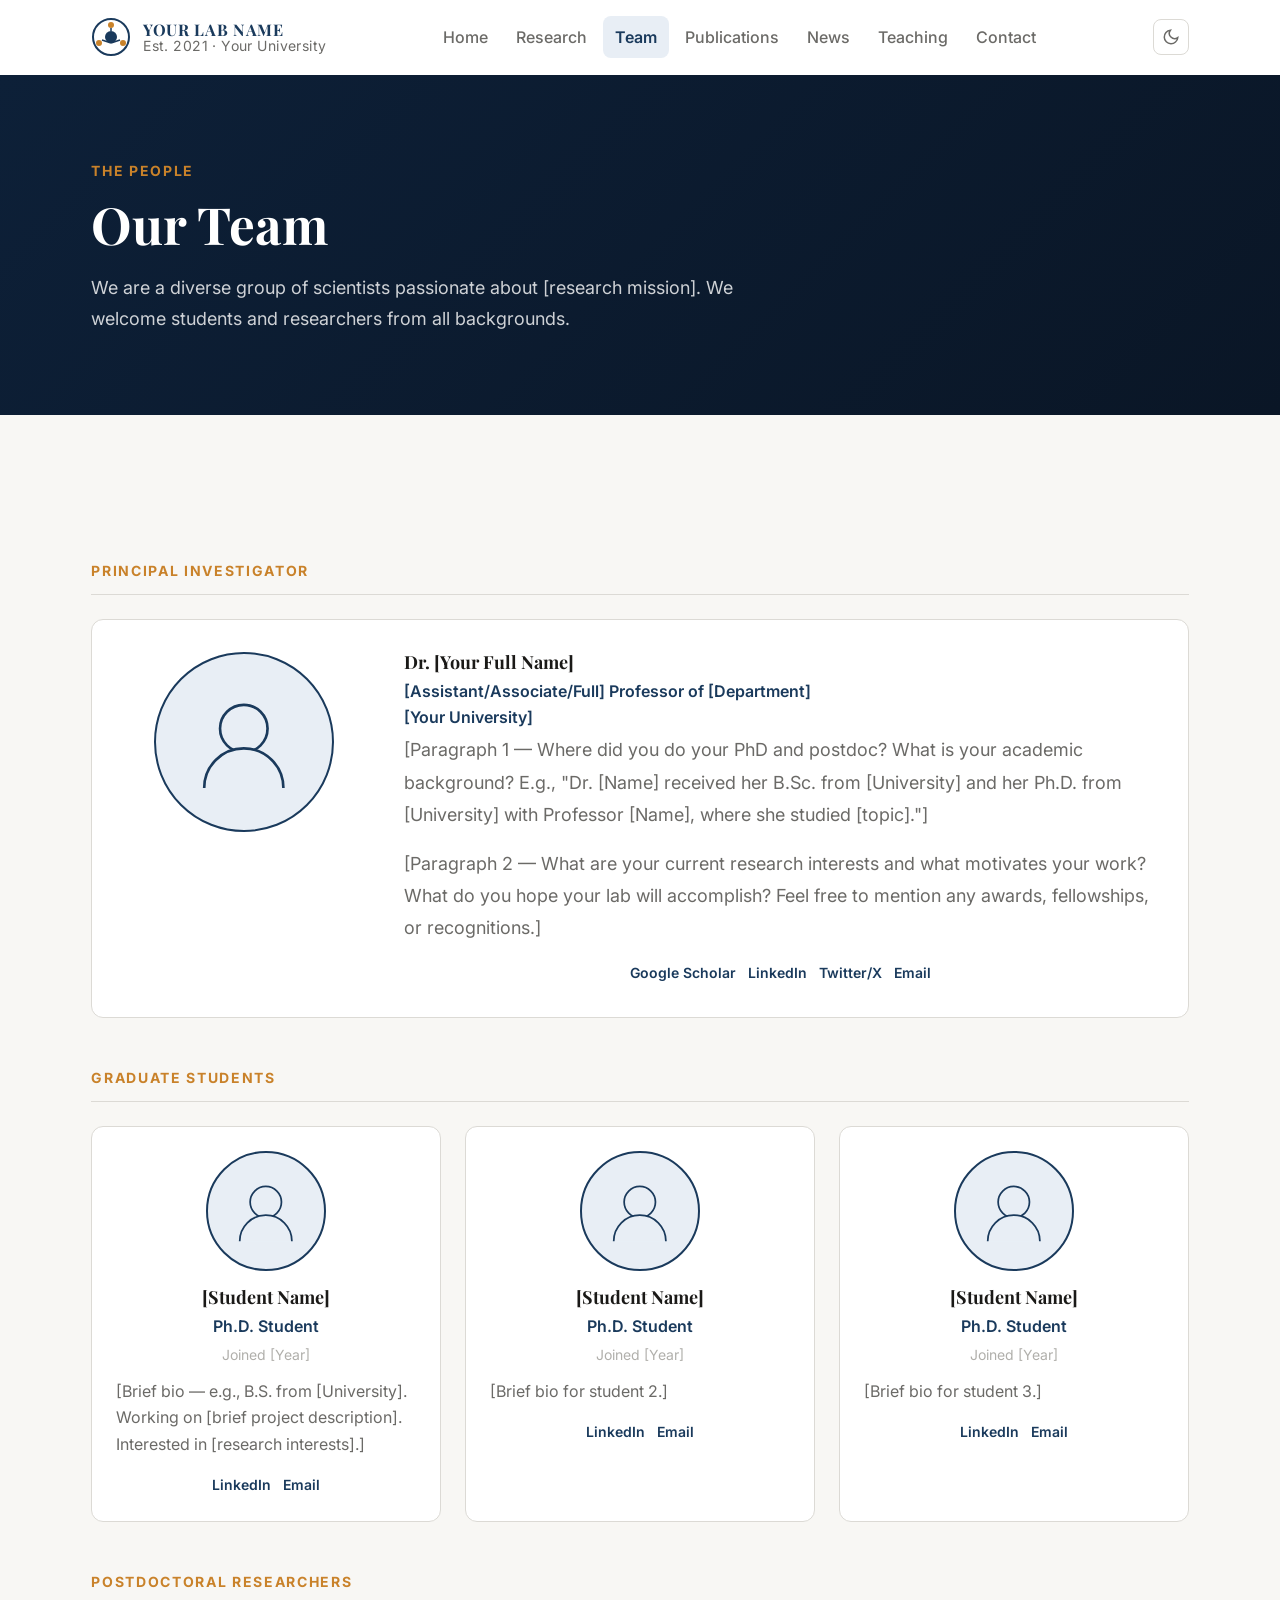
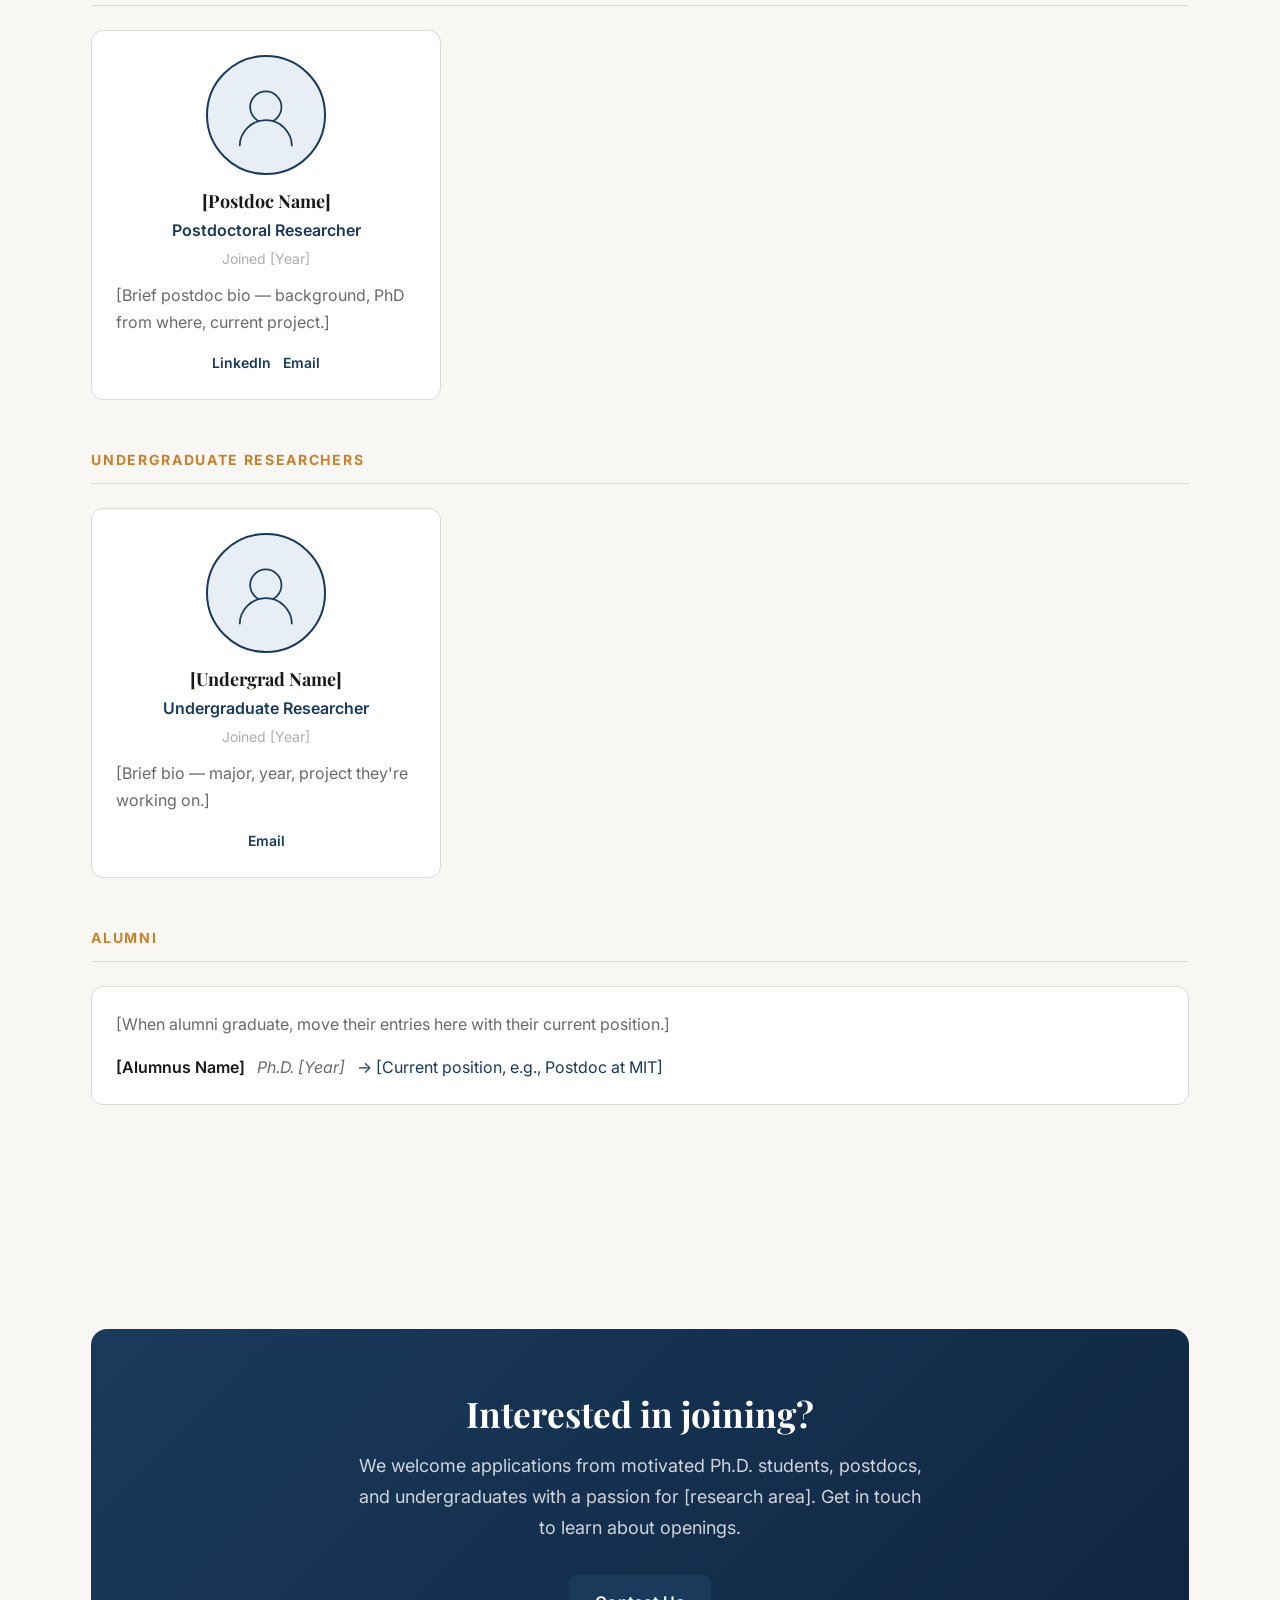
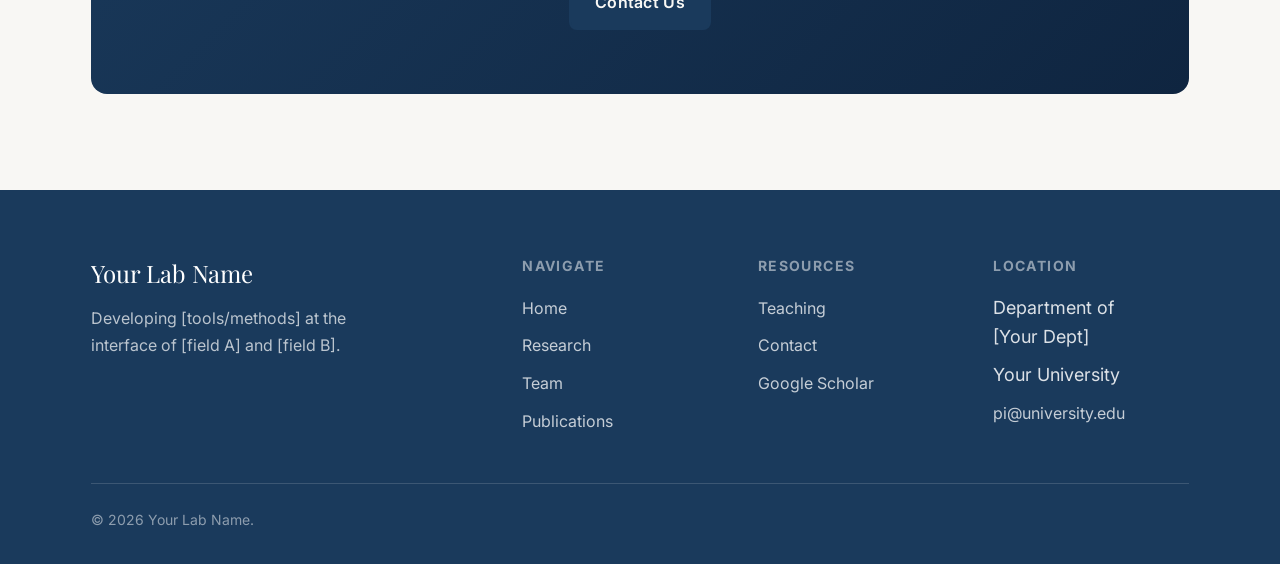
<file: team.html>
<!DOCTYPE html>
<html lang="en" data-theme="light">
<head>
  <meta charset="UTF-8"/>
  <meta name="viewport" content="width=device-width, initial-scale=1.0"/>
  <title>Team — Your Lab Name</title>
  <meta name="description" content="Meet the team at [Your Lab Name], [Your University]."/>
  <link rel="preconnect" href="https://fonts.googleapis.com"/>
  <link rel="preconnect" href="https://fonts.gstatic.com" crossorigin/>
  <link href="https://fonts.googleapis.com/css2?family=Playfair+Display:wght@400;600;700&family=Inter:wght@400;500;600;700&display=swap" rel="stylesheet"/>
  <link rel="stylesheet" href="css/tokens.css"/>
  <link rel="stylesheet" href="css/base.css"/>
  <link rel="stylesheet" href="css/nav.css"/>
  <link rel="stylesheet" href="css/pages.css"/>
</head>
<body>

<!-- NAV -->
<nav id="site-nav" role="navigation" aria-label="Main navigation">
  <div class="container"><div class="nav-inner">
    <a href="index.html" class="nav-logo">
      <svg class="nav-logo-mark" viewBox="0 0 40 40" fill="none">
        <circle cx="20" cy="20" r="18" stroke="var(--color-accent)" stroke-width="2"/>
        <circle cx="20" cy="20" r="6" fill="var(--color-accent)"/>
        <circle cx="20" cy="8"  r="3" fill="var(--color-accent-2)"/>
        <circle cx="32" cy="26" r="3" fill="var(--color-accent-2)"/>
        <circle cx="8"  cy="26" r="3" fill="var(--color-accent-2)"/>
        <line x1="20" y1="14" x2="20" y2="11"  stroke="var(--color-accent)" stroke-width="1.5"/>
        <line x1="20" y1="26" x2="29" y2="23"  stroke="var(--color-accent)" stroke-width="1.5"/>
        <line x1="20" y1="26" x2="11" y2="23"  stroke="var(--color-accent)" stroke-width="1.5"/>
      </svg>
      <div class="nav-logo-text">
        <span class="nav-logo-title">Your Lab Name</span>
        <span class="nav-logo-sub">Est. 2021 · Your University</span>
      </div>
    </a>
    <ul id="nav-menu" role="list">
      <li><a href="index.html">Home</a></li>
      <li><a href="research.html">Research</a></li>
      <li><a href="team.html">Team</a></li>
      <li><a href="publications.html">Publications</a></li>
      <li><a href="news.html">News</a></li>
      <li><a href="teaching.html">Teaching</a></li>
      <li><a href="contact.html">Contact</a></li>
    </ul>
    <div class="nav-controls">
      <button data-theme-toggle aria-label="Toggle dark mode"></button>
      <button id="menu-toggle" aria-expanded="false" aria-controls="nav-menu" aria-label="Open menu">
        <svg width="22" height="22" viewBox="0 0 24 24" fill="none" stroke="currentColor" stroke-width="2"><path d="M3 12h18M3 6h18M3 18h18"/></svg>
      </button>
    </div>
  </div></div>
</nav>

<main>

  <!-- Page header -->
  <section class="page-hero">
    <div class="container">
      <div class="page-hero-inner fade-in">
        <span class="section-label">The People</span>
        <h1 class="page-hero-title">Our Team</h1>
        <p class="page-hero-desc">
          We are a diverse group of scientists passionate about [research mission].
          We welcome students and researchers from all backgrounds.
        </p>
      </div>
    </div>
  </section>

  <section class="team-page">
    <div class="container">

      <!-- =================== PRINCIPAL INVESTIGATOR =================== -->
      <div class="team-group-label fade-in">Principal Investigator</div>
      <div id="pi" class="pi-full-card fade-in">
        <div class="pi-full-photo-wrap">
          <!-- ===== Replace with actual photo: <img src="img/pi.jpg" alt="Dr. Your Name" class="pi-full-photo"> ===== -->
          <div class="team-photo-placeholder large">
            <svg viewBox="0 0 80 80" fill="none" aria-hidden="true">
              <circle cx="40" cy="30" r="18" fill="var(--color-accent-light)" stroke="var(--color-accent)" stroke-width="2"/>
              <path d="M10 75c0-16.6 13.4-30 30-30s30 13.4 30 30" fill="var(--color-accent-light)" stroke="var(--color-accent)" stroke-width="2"/>
            </svg>
          </div>
        </div>
        <div class="pi-full-content">
          <!-- ===== Edit PI name and title ===== -->
          <h2 class="team-member-name pi-full-name">Dr. [Your Full Name]</h2>
          <p class="team-member-role">[Assistant/Associate/Full] Professor of [Department]<br/>[Your University]</p>
          <!-- ===== Edit PI bio — can be multiple paragraphs ===== -->
          <p class="pi-full-bio">
            [Paragraph 1 — Where did you do your PhD and postdoc? What is your
            academic background? E.g., "Dr. [Name] received her B.Sc. from [University]
            and her Ph.D. from [University] with Professor [Name], where she studied [topic]."]
          </p>
          <p class="pi-full-bio">
            [Paragraph 2 — What are your current research interests and what motivates your work?
            What do you hope your lab will accomplish? Feel free to mention any awards,
            fellowships, or recognitions.]
          </p>
          <div class="team-member-links">
            <!-- ===== Edit PI external links ===== -->
            <a href="#" class="team-link" target="_blank" rel="noopener">Google Scholar</a>
            <a href="#" class="team-link" target="_blank" rel="noopener">LinkedIn</a>
            <a href="#" class="team-link" target="_blank" rel="noopener">Twitter/X</a>
            <a href="mailto:pi@university.edu" class="team-link">Email</a>
          </div>
        </div>
      </div>

      <!-- =================== GRADUATE STUDENTS =================== -->
      <div class="team-group-label fade-in">Graduate Students</div>
      <div class="team-grid">

        <!-- ===== Team Member Card — duplicate this block to add members ===== -->
        <article class="team-card fade-in">
          <div class="team-photo-wrap">
            <!-- Replace with: <img src="img/student1.jpg" alt="[Name]" class="team-photo"> -->
            <div class="team-photo-placeholder">
              <svg viewBox="0 0 80 80" fill="none" aria-hidden="true">
                <circle cx="40" cy="30" r="18" fill="var(--color-accent-light)" stroke="var(--color-accent)" stroke-width="2"/>
                <path d="M10 75c0-16.6 13.4-30 30-30s30 13.4 30 30" fill="var(--color-accent-light)" stroke="var(--color-accent)" stroke-width="2"/>
              </svg>
            </div>
          </div>
          <!-- ===== Edit member name, role, joined year, bio ===== -->
          <h3 class="team-member-name">[Student Name]</h3>
          <p class="team-member-role">Ph.D. Student</p>
          <p class="team-member-joined">Joined [Year]</p>
          <p class="team-member-bio">
            [Brief bio — e.g., B.S. from [University]. Working on [brief project description].
            Interested in [research interests].]
          </p>
          <div class="team-member-links">
            <a href="#" class="team-link" target="_blank" rel="noopener">LinkedIn</a>
            <a href="mailto:student@university.edu" class="team-link">Email</a>
          </div>
        </article>

        <!-- Student 2 -->
        <article class="team-card fade-in">
          <div class="team-photo-wrap">
            <div class="team-photo-placeholder">
              <svg viewBox="0 0 80 80" fill="none" aria-hidden="true">
                <circle cx="40" cy="30" r="18" fill="var(--color-accent-light)" stroke="var(--color-accent)" stroke-width="2"/>
                <path d="M10 75c0-16.6 13.4-30 30-30s30 13.4 30 30" fill="var(--color-accent-light)" stroke="var(--color-accent)" stroke-width="2"/>
              </svg>
            </div>
          </div>
          <h3 class="team-member-name">[Student Name]</h3>
          <p class="team-member-role">Ph.D. Student</p>
          <p class="team-member-joined">Joined [Year]</p>
          <p class="team-member-bio">[Brief bio for student 2.]</p>
          <div class="team-member-links">
            <a href="#" class="team-link" target="_blank" rel="noopener">LinkedIn</a>
            <a href="mailto:student2@university.edu" class="team-link">Email</a>
          </div>
        </article>

        <!-- Student 3 -->
        <article class="team-card fade-in">
          <div class="team-photo-wrap">
            <div class="team-photo-placeholder">
              <svg viewBox="0 0 80 80" fill="none" aria-hidden="true">
                <circle cx="40" cy="30" r="18" fill="var(--color-accent-light)" stroke="var(--color-accent)" stroke-width="2"/>
                <path d="M10 75c0-16.6 13.4-30 30-30s30 13.4 30 30" fill="var(--color-accent-light)" stroke="var(--color-accent)" stroke-width="2"/>
              </svg>
            </div>
          </div>
          <h3 class="team-member-name">[Student Name]</h3>
          <p class="team-member-role">Ph.D. Student</p>
          <p class="team-member-joined">Joined [Year]</p>
          <p class="team-member-bio">[Brief bio for student 3.]</p>
          <div class="team-member-links">
            <a href="#" class="team-link" target="_blank" rel="noopener">LinkedIn</a>
            <a href="mailto:student3@university.edu" class="team-link">Email</a>
          </div>
        </article>

      </div><!-- end .team-grid -->

      <!-- =================== POSTDOCTORAL RESEARCHERS =================== -->
      <div class="team-group-label fade-in">Postdoctoral Researchers</div>
      <div class="team-grid">

        <article class="team-card fade-in">
          <div class="team-photo-wrap">
            <div class="team-photo-placeholder">
              <svg viewBox="0 0 80 80" fill="none" aria-hidden="true">
                <circle cx="40" cy="30" r="18" fill="var(--color-accent-light)" stroke="var(--color-accent)" stroke-width="2"/>
                <path d="M10 75c0-16.6 13.4-30 30-30s30 13.4 30 30" fill="var(--color-accent-light)" stroke="var(--color-accent)" stroke-width="2"/>
              </svg>
            </div>
          </div>
          <h3 class="team-member-name">[Postdoc Name]</h3>
          <p class="team-member-role">Postdoctoral Researcher</p>
          <p class="team-member-joined">Joined [Year]</p>
          <p class="team-member-bio">[Brief postdoc bio — background, PhD from where, current project.]</p>
          <div class="team-member-links">
            <a href="#" class="team-link" target="_blank" rel="noopener">LinkedIn</a>
            <a href="mailto:postdoc@university.edu" class="team-link">Email</a>
          </div>
        </article>

      </div>

      <!-- =================== UNDERGRADUATE RESEARCHERS =================== -->
      <div class="team-group-label fade-in">Undergraduate Researchers</div>
      <div class="team-grid">

        <article class="team-card fade-in">
          <div class="team-photo-wrap">
            <div class="team-photo-placeholder">
              <svg viewBox="0 0 80 80" fill="none" aria-hidden="true">
                <circle cx="40" cy="30" r="18" fill="var(--color-accent-light)" stroke="var(--color-accent)" stroke-width="2"/>
                <path d="M10 75c0-16.6 13.4-30 30-30s30 13.4 30 30" fill="var(--color-accent-light)" stroke="var(--color-accent)" stroke-width="2"/>
              </svg>
            </div>
          </div>
          <h3 class="team-member-name">[Undergrad Name]</h3>
          <p class="team-member-role">Undergraduate Researcher</p>
          <p class="team-member-joined">Joined [Year]</p>
          <p class="team-member-bio">[Brief bio — major, year, project they're working on.]</p>
          <div class="team-member-links">
            <a href="mailto:undergrad@university.edu" class="team-link">Email</a>
          </div>
        </article>

      </div>

      <!-- =================== ALUMNI =================== -->
      <div class="team-group-label fade-in">Alumni</div>
      <div class="alumni-list fade-in">
        <p class="text-muted" style="font-size:var(--text-sm);">
          [When alumni graduate, move their entries here with their current position.]
        </p>
        <ul class="alumni-items" role="list">
          <!-- ===== Edit alumni entries ===== -->
          <li class="alumni-item">
            <span class="alumni-name">[Alumnus Name]</span>
            <span class="alumni-degree">Ph.D. [Year]</span>
            <span class="alumni-now">→ [Current position, e.g., Postdoc at MIT]</span>
          </li>
        </ul>
      </div>

    </div>
  </section>

  <!-- Join CTA -->
  <section class="cta-section">
    <div class="container">
      <div class="cta-inner fade-in">
        <h2 class="cta-title">Interested in joining?</h2>
        <p class="cta-desc">
          We welcome applications from motivated Ph.D. students, postdocs, and undergraduates
          with a passion for [research area]. Get in touch to learn about openings.
        </p>
        <a href="contact.html" class="btn btn-primary">Contact Us</a>
      </div>
    </div>
  </section>

</main>

<!-- FOOTER -->
<footer class="site-footer" role="contentinfo">
  <div class="container">
    <div class="footer-grid">
      <div><p class="footer-brand-name">Your Lab Name</p><p class="footer-brand-desc">Developing [tools/methods] at the interface of [field A] and [field B].</p></div>
      <div><p class="footer-col-title">Navigate</p><ul class="footer-links" role="list"><li><a href="index.html">Home</a></li><li><a href="research.html">Research</a></li><li><a href="team.html">Team</a></li><li><a href="publications.html">Publications</a></li></ul></div>
      <div><p class="footer-col-title">Resources</p><ul class="footer-links" role="list"><li><a href="teaching.html">Teaching</a></li><li><a href="contact.html">Contact</a></li><li><a href="#" target="_blank" rel="noopener">Google Scholar</a></li></ul></div>
      <div><p class="footer-col-title">Location</p><ul class="footer-links" role="list"><li>Department of [Your Dept]</li><li>Your University</li><li><a href="mailto:pi@university.edu">pi@university.edu</a></li></ul></div>
    </div>
    <div class="footer-bottom"><span>© <span id="footer-year"></span> Your Lab Name.</span></div>
  </div>
</footer>
<script>document.getElementById('footer-year').textContent = new Date().getFullYear();</script>
<script src="js/main.js"></script>
<script data-pplx-inline-edit>
(function(){
  if(window===window.top)return;
  function inlineAll(orig,clone){
    if(orig.nodeType!==1)return;
    try{
      var cs=getComputedStyle(orig);
      var t='';
      for(var i=0;i<cs.length;i++){t+=cs[i]+':'+cs.getPropertyValue(cs[i])+';';}
      clone.style.cssText=t;
    }catch(e){}
    var oc=orig.children,cc=clone.children;
    for(var j=0;j<oc.length&&j<cc.length;j++){inlineAll(oc[j],cc[j]);}
  }
  function stripExternal(clone){
    var imgs=clone.querySelectorAll('img');
    for(var i=0;i<imgs.length;i++){
      var s=imgs[i].getAttribute('src');
      if(s&&!s.startsWith('data:'))imgs[i].removeAttribute('src');
    }
    var all=clone.querySelectorAll('*');
    for(var i=0;i<all.length;i++){
      var st=all[i].style.cssText;
      if(st&&st.indexOf('url(')>=0){
        all[i].style.cssText=st.replace(/url\(["']?(?!data:)[^)"']*["']?\)/gi,'none');
      }
    }
  }
  var scrollRaf=0;
  function emitScroll(){
    scrollRaf=0;
    var x=window.scrollX||window.pageXOffset||0;
    var y=window.scrollY||window.pageYOffset||0;
    window.parent.postMessage({type:'INLINE_EDIT_SCROLL',scrollX:x,scrollY:y},'*');
  }
  window.addEventListener('scroll',function(){
    if(scrollRaf)return;
    scrollRaf=requestAnimationFrame(emitScroll);
  },{passive:true,capture:true});
  emitScroll();
  window.addEventListener('message',function(e){
    if(!e.data||e.data.type!=='INLINE_EDIT_CAPTURE_REQUEST')return;
    var scrollX=window.scrollX||window.pageXOffset||0;
    var scrollY=window.scrollY||window.pageYOffset||0;
    var w=window.innerWidth,h=window.innerHeight;
    try{
      var clone=document.documentElement.cloneNode(true);
      var rm=clone.querySelectorAll('script,link[rel="stylesheet"],style');
      for(var i=0;i<rm.length;i++){rm[i].remove();}
      inlineAll(document.documentElement,clone);
      stripExternal(clone);
      var html=new XMLSerializer().serializeToString(clone);
      var svg='<svg xmlns="http://www.w3.org/2000/svg" width="'+w+'" height="'+h+'">'
        +'<foreignObject width="100%" height="100%">'
        +'<div xmlns="http://www.w3.org/1999/xhtml" style="width:'+w+'px;height:'+h+'px;overflow:hidden">'
        +'<div style="transform:translate(-'+scrollX+'px,-'+scrollY+'px);transform-origin:top left">'
        +html+'</div></div></foreignObject></svg>';
      var svgUrl='data:image/svg+xml;charset=utf-8,'+encodeURIComponent(svg);
      var img=new Image();
      img.onload=function(){
        var c=document.createElement('canvas');c.width=w;c.height=h;
        c.getContext('2d').drawImage(img,0,0);
        window.parent.postMessage({type:'INLINE_EDIT_SCREENSHOT_RESULT',dataUrl:c.toDataURL('image/png'),scrollX:scrollX,scrollY:scrollY},'*');
      };
      img.onerror=function(){
        window.parent.postMessage({type:'INLINE_EDIT_SCREENSHOT_RESULT',dataUrl:null,scrollX:scrollX,scrollY:scrollY},'*');
      };
      img.src=svgUrl;
    }catch(err){
      window.parent.postMessage({type:'INLINE_EDIT_SCREENSHOT_RESULT',dataUrl:null,scrollX:scrollX,scrollY:scrollY},'*');
    }
  });
})();
</script></body>
</html>
</file>
<file: css/tokens.css>
/* ============================================================
   DESIGN TOKENS — Edit colors, fonts, and spacing here
   ============================================================ */

:root,
[data-theme='light'] {
  /* Brand colors — change these to rebrand the entire site */
  --color-accent: #1a3a5c;
  --color-accent-hover: #0f2540;
  --color-accent-light: #e8eef5;
  --color-accent-2: #c9822a;   /* secondary warm accent (titles, highlights) */

  /* Surfaces */
  --color-bg: #f8f7f4;
  --color-surface: #ffffff;
  --color-surface-2: #f2f1ee;
  --color-border: #dcdad5;
  --color-divider: #e5e3de;

  /* Text */
  --color-text: #1a1917;
  --color-text-muted: #6b6a67;
  --color-text-faint: #b0afab;
  --color-text-inverse: #f9f8f5;

  /* Type scale */
  --text-xs: clamp(0.75rem, 0.7rem + 0.25vw, 0.875rem);
  --text-sm: clamp(0.875rem, 0.8rem + 0.35vw, 1rem);
  --text-base: clamp(1rem, 0.95rem + 0.25vw, 1.125rem);
  --text-lg: clamp(1.125rem, 1rem + 0.75vw, 1.5rem);
  --text-xl: clamp(1.5rem, 1.2rem + 1.25vw, 2.25rem);
  --text-2xl: clamp(2rem, 1.2rem + 2.5vw, 3.5rem);
  --text-hero: clamp(2.5rem, 1rem + 5vw, 5rem);

  /* Spacing */
  --space-1: 0.25rem;
  --space-2: 0.5rem;
  --space-3: 0.75rem;
  --space-4: 1rem;
  --space-5: 1.25rem;
  --space-6: 1.5rem;
  --space-8: 2rem;
  --space-10: 2.5rem;
  --space-12: 3rem;
  --space-16: 4rem;
  --space-20: 5rem;
  --space-24: 6rem;
  --space-32: 8rem;

  /* Radii */
  --radius-sm: 0.25rem;
  --radius-md: 0.5rem;
  --radius-lg: 0.75rem;
  --radius-xl: 1rem;
  --radius-full: 9999px;

  /* Shadows */
  --shadow-sm: 0 1px 3px rgba(26,25,23,0.08);
  --shadow-md: 0 4px 16px rgba(26,25,23,0.1);
  --shadow-lg: 0 12px 40px rgba(26,25,23,0.14);

  /* Layout */
  --content-narrow: 640px;
  --content-default: 960px;
  --content-wide: 1200px;

  /* Fonts — change these to swap typography */
  --font-display: 'Playfair Display', Georgia, serif;
  --font-body: 'Inter', 'Helvetica Neue', sans-serif;

  /* Transitions */
  --transition: 200ms cubic-bezier(0.16, 1, 0.3, 1);
}

[data-theme='dark'] {
  --color-accent: #6aade0;
  --color-accent-hover: #8ac3ea;
  --color-accent-light: #1e2d3d;
  --color-accent-2: #ebb96a;

  --color-bg: #131210;
  --color-surface: #1e1c1a;
  --color-surface-2: #252320;
  --color-border: #38352f;
  --color-divider: #2e2c28;

  /* Improved contrast — all pass WCAG AA on dark backgrounds */
  --color-text: #edeae4;        /* was #d8d6d2 — brighter main text */
  --color-text-muted: #b0ada6;  /* was #807e7a — much more legible */
  --color-text-faint: #7a7772;  /* was #4e4c49 — visible for refs/captions */
  --color-text-inverse: #1a1917;

  --shadow-sm: 0 1px 3px rgba(0,0,0,0.35);
  --shadow-md: 0 4px 16px rgba(0,0,0,0.5);
  --shadow-lg: 0 12px 40px rgba(0,0,0,0.65);
}

@media (prefers-color-scheme: dark) {
  :root:not([data-theme]) {
    --color-accent: #6aade0;
    --color-accent-hover: #8ac3ea;
    --color-accent-light: #1e2d3d;
    --color-accent-2: #ebb96a;
    --color-bg: #131210;
    --color-surface: #1e1c1a;
    --color-surface-2: #252320;
    --color-border: #38352f;
    --color-divider: #2e2c28;
    --color-text: #edeae4;
    --color-text-muted: #b0ada6;
    --color-text-faint: #7a7772;
    --color-text-inverse: #1a1917;
    --shadow-sm: 0 1px 3px rgba(0,0,0,0.35);
    --shadow-md: 0 4px 16px rgba(0,0,0,0.5);
    --shadow-lg: 0 12px 40px rgba(0,0,0,0.65);
  }
}
</file>
<file: css/base.css>
/* ============================================================
   BASE STYLESHEET — reset, typography, interactive states
   ============================================================ */

*, *::before, *::after { box-sizing: border-box; margin: 0; padding: 0; }

html {
  -webkit-font-smoothing: antialiased;
  -moz-osx-font-smoothing: grayscale;
  text-rendering: optimizeLegibility;
  scroll-behavior: smooth;
  scroll-padding-top: 80px;
}

body {
  min-height: 100dvh;
  font-family: var(--font-body);
  font-size: var(--text-base);
  color: var(--color-text);
  background: var(--color-bg);
  line-height: 1.65;
  transition: background var(--transition), color var(--transition);
}

img, picture, video, svg { display: block; max-width: 100%; height: auto; }

ul[role='list'], ol[role='list'] { list-style: none; }

h1, h2, h3, h4, h5, h6 {
  font-family: var(--font-display);
  line-height: 1.2;
  text-wrap: balance;
}

p, li { text-wrap: pretty; max-width: 72ch; }

input, button, textarea, select { font: inherit; color: inherit; }

button { cursor: pointer; background: none; border: none; }

a { color: var(--color-accent); text-decoration: none; transition: color var(--transition); }
a:hover { color: var(--color-accent-hover); }

::selection { background: rgba(26,58,92,0.18); }

:focus-visible {
  outline: 2px solid var(--color-accent);
  outline-offset: 3px;
  border-radius: var(--radius-sm);
}

@media (prefers-reduced-motion: reduce) {
  *, *::before, *::after {
    animation-duration: 0.01ms !important;
    transition-duration: 0.01ms !important;
    scroll-behavior: auto !important;
  }
}

/* ---- Layout helpers ---- */
.container {
  width: 100%;
  max-width: var(--content-wide);
  margin-inline: auto;
  padding-inline: clamp(var(--space-4), 4vw, var(--space-16));
}
.container--narrow { max-width: var(--content-default); }
.container--text { max-width: var(--content-narrow); }

section { padding-block: clamp(var(--space-12), 8vw, var(--space-24)); }

/* ---- Utility ---- */
.sr-only {
  position: absolute; width: 1px; height: 1px;
  padding: 0; margin: -1px; overflow: hidden;
  clip: rect(0,0,0,0); white-space: nowrap; border: 0;
}
.text-muted { color: var(--color-text-muted); }
.text-accent { color: var(--color-accent); }
.text-accent2 { color: var(--color-accent-2); }
.divider { border: none; border-top: 1px solid var(--color-divider); margin-block: var(--space-8); }

/* ---- Buttons ---- */
.btn {
  display: inline-flex;
  align-items: center;
  gap: var(--space-2);
  padding: var(--space-3) var(--space-6);
  border-radius: var(--radius-md);
  font-size: var(--text-sm);
  font-family: var(--font-body);
  font-weight: 600;
  letter-spacing: 0.02em;
  cursor: pointer;
  transition: background var(--transition), color var(--transition), box-shadow var(--transition), border-color var(--transition);
  text-decoration: none;
  border: 2px solid transparent;
  white-space: nowrap;
}
.btn-primary {
  background: var(--color-accent);
  color: var(--color-text-inverse);
  border-color: var(--color-accent);
}
.btn-primary:hover {
  background: var(--color-accent-hover);
  border-color: var(--color-accent-hover);
  color: var(--color-text-inverse);
  box-shadow: var(--shadow-md);
}
.btn-outline {
  background: transparent;
  color: var(--color-text-inverse);
  border-color: rgba(255,255,255,0.6);
}
.btn-outline:hover {
  background: rgba(255,255,255,0.15);
  border-color: #fff;
  color: #fff;
}
.btn-ghost {
  background: transparent;
  color: var(--color-accent);
  border-color: var(--color-border);
}
.btn-ghost:hover {
  background: var(--color-accent-light);
  border-color: var(--color-accent);
}

/* ---- Section labels ---- */
.section-label {
  display: inline-block;
  font-size: var(--text-xs);
  font-weight: 700;
  letter-spacing: 0.12em;
  text-transform: uppercase;
  color: var(--color-accent-2);
  margin-bottom: var(--space-3);
}
.section-title {
  font-size: var(--text-xl);
  color: var(--color-text);
  margin-bottom: var(--space-4);
}
.section-subtitle {
  font-size: var(--text-base);
  color: var(--color-text-muted);
  max-width: 64ch;
  line-height: 1.7;
}

/* ---- Cards ---- */
.card {
  background: var(--color-surface);
  border: 1px solid var(--color-border);
  border-radius: var(--radius-lg);
  overflow: hidden;
  transition: box-shadow var(--transition), transform var(--transition);
}
.card:hover {
  box-shadow: var(--shadow-md);
  transform: translateY(-2px);
}
.card-body { padding: var(--space-6); }

/* ---- Fade-in animation ---- */
.fade-in {
  opacity: 0;
  transform: translateY(20px);
  transition: opacity 0.6s ease, transform 0.6s ease;
}
.fade-in.visible {
  opacity: 1;
  transform: none;
}

/* Utility */
.section-pad { padding-block: clamp(var(--space-12), 8vw, var(--space-20)); }
</file>
<file: css/nav.css>
/* ============================================================
   NAVIGATION
   ============================================================ */

#site-nav {
  position: sticky;
  top: 0;
  z-index: 100;
  background: var(--color-surface);
  border-bottom: 1px solid transparent;
  transition: border-color var(--transition), box-shadow var(--transition), background var(--transition);
}
#site-nav.scrolled {
  border-color: var(--color-border);
  box-shadow: var(--shadow-sm);
}

.nav-inner {
  display: flex;
  align-items: center;
  justify-content: space-between;
  gap: var(--space-8);
  padding-block: var(--space-4);
}

/* Logo */
.nav-logo {
  display: flex;
  align-items: center;
  gap: var(--space-3);
  text-decoration: none;
  flex-shrink: 0;
}
.nav-logo-mark {
  width: 40px;
  height: 40px;
}
.nav-logo-text {
  display: flex;
  flex-direction: column;
  line-height: 1.1;
}
.nav-logo-title {
  font-family: var(--font-display);
  font-size: var(--text-sm);
  font-weight: 700;
  color: var(--color-accent);
  letter-spacing: 0.04em;
  text-transform: uppercase;
}
.nav-logo-sub {
  font-size: var(--text-xs);
  color: var(--color-text-muted);
  letter-spacing: 0.03em;
}

/* Links */
#nav-menu {
  display: flex;
  align-items: center;
  gap: var(--space-1);
  list-style: none;
}
#nav-menu a {
  display: block;
  padding: var(--space-2) var(--space-3);
  font-size: var(--text-sm);
  font-weight: 500;
  color: var(--color-text-muted);
  border-radius: var(--radius-md);
  text-decoration: none;
  transition: color var(--transition), background var(--transition);
  white-space: nowrap;
}
#nav-menu a:hover,
#nav-menu a.active {
  color: var(--color-accent);
  background: var(--color-accent-light);
}
#nav-menu a.active { font-weight: 600; }

/* Nav right controls */
.nav-controls {
  display: flex;
  align-items: center;
  gap: var(--space-2);
  flex-shrink: 0;
}
[data-theme-toggle] {
  display: flex;
  align-items: center;
  justify-content: center;
  width: 36px;
  height: 36px;
  border-radius: var(--radius-md);
  color: var(--color-text-muted);
  border: 1px solid var(--color-border);
  cursor: pointer;
  transition: color var(--transition), background var(--transition);
}
[data-theme-toggle]:hover { color: var(--color-text); background: var(--color-surface-2); }

/* Mobile hamburger */
#menu-toggle {
  display: none;
  align-items: center;
  justify-content: center;
  width: 36px;
  height: 36px;
  color: var(--color-text);
  cursor: pointer;
}

/* ============================================================
   FOOTER
   ============================================================ */

.site-footer {
  background: var(--color-accent);
  color: rgba(255,255,255,0.85);
  padding-block: var(--space-16) var(--space-8);
}
.footer-grid {
  display: grid;
  grid-template-columns: 2fr 1fr 1fr 1fr;
  gap: var(--space-10);
  margin-bottom: var(--space-12);
}
.footer-brand-name {
  font-family: var(--font-display);
  font-size: var(--text-lg);
  color: #fff;
  margin-bottom: var(--space-3);
}
.footer-brand-desc {
  font-size: var(--text-sm);
  line-height: 1.7;
  max-width: 32ch;
  color: rgba(255,255,255,0.7);
}
.footer-col-title {
  font-size: var(--text-xs);
  font-weight: 700;
  letter-spacing: 0.1em;
  text-transform: uppercase;
  color: rgba(255,255,255,0.5);
  margin-bottom: var(--space-4);
}
.footer-links { list-style: none; display: flex; flex-direction: column; gap: var(--space-2); }
.footer-links a {
  font-size: var(--text-sm);
  color: rgba(255,255,255,0.75);
  text-decoration: none;
  transition: color var(--transition);
}
.footer-links a:hover { color: #fff; }
.footer-bottom {
  border-top: 1px solid rgba(255,255,255,0.15);
  padding-top: var(--space-6);
  display: flex;
  align-items: center;
  justify-content: space-between;
  flex-wrap: wrap;
  gap: var(--space-4);
  font-size: var(--text-xs);
  color: rgba(255,255,255,0.5);
}

/* ============================================================
   RESPONSIVE
   ============================================================ */

@media (max-width: 900px) {
  .footer-grid { grid-template-columns: 1fr 1fr; }
}
@media (max-width: 700px) {
  #nav-menu {
    display: none;
    flex-direction: column;
    align-items: flex-start;
    gap: 0;
    position: absolute;
    top: 100%;
    left: 0;
    right: 0;
    background: var(--color-surface);
    border-bottom: 1px solid var(--color-border);
    padding: var(--space-4);
    box-shadow: var(--shadow-md);
  }
  #nav-menu.open { display: flex; }
  #nav-menu a { width: 100%; padding: var(--space-3) var(--space-4); }
  #menu-toggle { display: flex; }
  #site-nav { position: sticky; }
  .footer-grid { grid-template-columns: 1fr; }
  .footer-bottom { flex-direction: column; text-align: center; }
}
</file>
<file: css/pages.css>
/* ============================================================
   SHARED INNER PAGES CSS
   ============================================================ */

/* ---- Page hero ---- */
.page-hero {
  position: relative;
  overflow: hidden;
  background: linear-gradient(135deg, #0d2038 0%, #0a1626 100%);
  padding-block: clamp(var(--space-12), 8vw, var(--space-20));
}
/* Photo background layer */
.page-hero-bg-photo {
  position: absolute;
  inset: 0;
  width: 100%;
  height: 100%;
  object-fit: cover;
  object-position: center;
  opacity: 0.38;
  z-index: 0;
}
/* Gradient overlay — ensures text stays readable */
.page-hero-bg-overlay {
  position: absolute;
  inset: 0;
  background: linear-gradient(
    to right,
    rgba(8, 18, 32, 0.88) 0%,
    rgba(8, 18, 32, 0.65) 50%,
    rgba(8, 18, 32, 0.30) 100%
  );
  z-index: 1;
}
.page-hero-inner {
  position: relative;
  z-index: 2;
}
.page-hero-inner { max-width: 720px; }
.page-hero-title {
  font-size: var(--text-2xl);
  color: #fff;
  margin-bottom: var(--space-4);
}
.page-hero-desc {
  font-size: var(--text-base);
  color: rgba(255,255,255,0.8);
  max-width: 62ch;
  line-height: 1.75;
}
.page-hero .section-label { color: var(--color-accent-2); }

/* ---- Pub filter bar ---- */
.pub-filter-bar {
  display: flex;
  gap: var(--space-2);
  margin-top: var(--space-6);
  flex-wrap: wrap;
}
.pub-filter {
  padding: var(--space-2) var(--space-5);
  border-radius: var(--radius-full);
  font-size: var(--text-xs);
  font-weight: 600;
  letter-spacing: 0.06em;
  border: 1.5px solid rgba(255,255,255,0.4);
  color: rgba(255,255,255,0.75);
  text-decoration: none;
  transition: background var(--transition), color var(--transition), border-color var(--transition);
}
.pub-filter.active, .pub-filter:hover {
  background: rgba(255,255,255,0.15);
  border-color: #fff;
  color: #fff;
}

/* ============================================================
   RESEARCH PAGE
   ============================================================ */

.research-page { background: var(--color-bg); }

.research-area {
  padding-block: clamp(var(--space-10), 6vw, var(--space-16));
}
.research-area-header {
  display: flex;
  align-items: flex-start;
  gap: var(--space-6);
  margin-bottom: var(--space-8);
}
.research-area-number {
  font-family: var(--font-display);
  font-size: var(--text-2xl);
  font-weight: 700;
  color: var(--color-accent-2);
  opacity: 0.5;
  line-height: 1;
  flex-shrink: 0;
  min-width: 60px;
}
.research-area-title {
  font-size: var(--text-xl);
  color: var(--color-text);
  margin-bottom: var(--space-1);
}
.research-area-tagline {
  font-size: var(--text-sm);
  color: var(--color-text-muted);
  font-style: italic;
}
.research-area-body {
  display: grid;
  grid-template-columns: 1fr 380px;
  gap: var(--space-10);
  align-items: start;
}
.research-area-body--reverse {
  grid-template-columns: 380px 1fr;
}
.research-area-body--reverse .research-area-text { order: 2; }
.research-area-body--reverse .research-area-visual { order: 1; }

.research-area-text p {
  color: var(--color-text-muted);
  line-height: 1.8;
  margin-bottom: var(--space-5);
}
.research-area-tags {
  display: flex;
  flex-wrap: wrap;
  gap: var(--space-2);
  margin-top: var(--space-6);
}
.research-tag {
  padding: var(--space-1) var(--space-3);
  background: var(--color-accent-light);
  color: var(--color-accent);
  border-radius: var(--radius-full);
  font-size: var(--text-xs);
  font-weight: 600;
  letter-spacing: 0.04em;
}
.research-figure-placeholder {
  background: var(--color-surface);
  border: 1px solid var(--color-border);
  border-radius: var(--radius-lg);
  padding: var(--space-8);
  display: flex;
  flex-direction: column;
  align-items: center;
  gap: var(--space-4);
  min-height: 260px;
  justify-content: center;
}
.research-figure-placeholder svg { max-width: 200px; max-height: 200px; }
.research-figure-placeholder p {
  font-size: var(--text-xs);
  color: var(--color-text-faint);
  text-align: center;
  font-style: italic;
  max-width: unset;
}

/* ============================================================
   PUBLICATIONS PAGE
   ============================================================ */

.publications-page { background: var(--color-bg); }
.pub-group-title {
  font-size: var(--text-xl);
  color: var(--color-text);
  margin-bottom: var(--space-8);
  padding-bottom: var(--space-4);
  border-bottom: 2px solid var(--color-accent);
  display: inline-block;
}
.pub-year-group {
  display: grid;
  grid-template-columns: 80px 1fr;
  gap: var(--space-6);
  margin-bottom: var(--space-10);
  align-items: start;
}
.pub-year-label {
  font-family: var(--font-display);
  font-size: var(--text-lg);
  font-weight: 700;
  color: var(--color-accent-2);
  padding-top: var(--space-4);
  position: sticky;
  top: 90px;
}
.pub-year-list {
  display: flex;
  flex-direction: column;
  gap: 0;
}
.pub-item {
  border-bottom: 1px solid var(--color-divider);
  padding-block: var(--space-5);
  transition: background var(--transition);
}
.pub-item:hover { background: var(--color-surface); }
.pub-item-inner { padding-inline: var(--space-4); }
.pub-title {
  font-size: var(--text-base);
  font-weight: 600;
  line-height: 1.5;
  margin-bottom: var(--space-2);
  max-width: unset;
}
.pub-title a { color: var(--color-text); text-decoration: none; }
.pub-title a:hover { color: var(--color-accent); text-decoration: underline; }
.pub-authors {
  font-size: var(--text-sm);
  color: var(--color-text-muted);
  margin-bottom: var(--space-1);
  max-width: unset;
}
.pub-journal {
  font-size: var(--text-sm);
  color: var(--color-text-muted);
  margin-bottom: var(--space-3);
  max-width: unset;
  display: flex;
  align-items: center;
  flex-wrap: wrap;
  gap: var(--space-2);
}
.pub-badge {
  display: inline-block;
  padding: 1px var(--space-2);
  background: var(--color-accent-light);
  color: var(--color-accent);
  font-size: 11px;
  font-weight: 700;
  border-radius: var(--radius-sm);
  text-transform: uppercase;
  letter-spacing: 0.05em;
}
.pub-badge--cover { background: color-mix(in srgb, var(--color-accent-2) 15%, white); color: var(--color-accent-2); }
[data-theme='dark'] .pub-badge--cover { background: color-mix(in srgb, var(--color-accent-2) 20%, #1a1917); }
.pub-equal {
  font-size: var(--text-xs);
  color: var(--color-text-faint);
  font-style: italic;
}
.pub-links { display: flex; gap: var(--space-3); }
.pub-link {
  font-size: var(--text-xs);
  font-weight: 700;
  color: var(--color-accent);
  text-decoration: none;
  border: 1px solid var(--color-accent);
  padding: 2px var(--space-2);
  border-radius: var(--radius-sm);
  transition: background var(--transition), color var(--transition);
}
.pub-link:hover { background: var(--color-accent); color: #fff; }

/* ============================================================
   TEAM PAGE
   ============================================================ */

.team-page { background: var(--color-bg); }
.team-group-label {
  font-size: var(--text-xs);
  font-weight: 700;
  letter-spacing: 0.12em;
  text-transform: uppercase;
  color: var(--color-accent-2);
  margin-bottom: var(--space-6);
  margin-top: var(--space-12);
  padding-bottom: var(--space-3);
  border-bottom: 1px solid var(--color-border);
}
/* PI full card */
.pi-full-card {
  display: grid;
  grid-template-columns: 240px 1fr;
  gap: var(--space-10);
  background: var(--color-surface);
  border: 1px solid var(--color-border);
  border-radius: var(--radius-lg);
  padding: var(--space-8);
  margin-bottom: var(--space-8);
  align-items: start;
}
.pi-full-photo-wrap { display: flex; justify-content: center; }
.pi-full-photo { width: 200px; height: 200px; border-radius: 50%; object-fit: cover; border: 3px solid var(--color-accent); }
.pi-full-name { font-size: var(--text-xl); margin-bottom: var(--space-1); }
.pi-full-bio {
  color: var(--color-text-muted);
  line-height: 1.8;
  margin-bottom: var(--space-4);
}

/* Team grid */
.team-grid {
  display: grid;
  grid-template-columns: repeat(3, 1fr);
  gap: var(--space-6);
  margin-bottom: var(--space-8);
}
.team-card {
  background: var(--color-surface);
  border: 1px solid var(--color-border);
  border-radius: var(--radius-lg);
  padding: var(--space-6);
  text-align: center;
  transition: box-shadow var(--transition), transform var(--transition);
}
.team-card:hover { box-shadow: var(--shadow-md); transform: translateY(-2px); }
.team-photo-wrap { display: flex; justify-content: center; margin-bottom: var(--space-4); }
.team-photo {
  width: 120px; height: 120px;
  border-radius: 50%;
  object-fit: cover;
  border: 2px solid var(--color-border);
}
.team-photo-placeholder {
  width: 120px; height: 120px;
  border-radius: 50%;
  background: var(--color-accent-light);
  border: 2px solid var(--color-accent);
  display: flex; align-items: center; justify-content: center;
  overflow: hidden;
}
.team-photo-placeholder.large { width: 180px; height: 180px; }
.team-photo-placeholder svg { width: 60%; height: 60%; }
.team-member-name {
  font-size: var(--text-base);
  font-weight: 700;
  color: var(--color-text);
  margin-bottom: var(--space-1);
}
.team-member-role {
  font-size: var(--text-sm);
  color: var(--color-accent);
  font-weight: 600;
  margin-bottom: var(--space-1);
}
.team-member-joined {
  font-size: var(--text-xs);
  color: var(--color-text-faint);
  margin-bottom: var(--space-3);
}
.team-member-bio {
  font-size: var(--text-sm);
  color: var(--color-text-muted);
  line-height: 1.65;
  margin-bottom: var(--space-4);
  text-align: left;
}
.team-member-links { display: flex; gap: var(--space-3); flex-wrap: wrap; justify-content: center; }
.team-link {
  font-size: var(--text-xs);
  font-weight: 600;
  color: var(--color-accent);
  text-decoration: none;
  border-bottom: 1px solid transparent;
  transition: border-color var(--transition);
}
.team-link:hover { border-color: var(--color-accent); }

/* Alumni */
.alumni-list {
  background: var(--color-surface);
  border: 1px solid var(--color-border);
  border-radius: var(--radius-lg);
  padding: var(--space-6);
  margin-bottom: var(--space-8);
}
.alumni-items { list-style: none; display: flex; flex-direction: column; gap: var(--space-3); margin-top: var(--space-4); }
.alumni-item { display: flex; flex-wrap: wrap; gap: var(--space-3); align-items: center; font-size: var(--text-sm); }
.alumni-name { font-weight: 600; color: var(--color-text); }
.alumni-degree { color: var(--color-text-muted); font-style: italic; }
.alumni-now { color: var(--color-accent); }

/* ============================================================
   CONTACT PAGE
   ============================================================ */

.contact-page { background: var(--color-bg); padding-block: clamp(var(--space-12), 8vw, var(--space-20)); }
.contact-grid {
  display: grid;
  grid-template-columns: 360px 1fr;
  gap: var(--space-10);
  align-items: start;
}
.contact-block { margin-bottom: var(--space-8); }
.contact-block-title {
  font-size: var(--text-base);
  font-weight: 700;
  color: var(--color-text);
  margin-bottom: var(--space-5);
}
.contact-block-text { font-size: var(--text-sm); color: var(--color-text-muted); line-height: 1.7; }
.contact-block--highlight {
  background: var(--color-accent-light);
  border: 1px solid color-mix(in srgb, var(--color-accent) 20%, transparent);
  border-radius: var(--radius-lg);
  padding: var(--space-5);
}
.contact-detail {
  display: flex;
  gap: var(--space-4);
  margin-bottom: var(--space-5);
  align-items: flex-start;
}
.contact-icon { width: 20px; height: 20px; flex-shrink: 0; color: var(--color-accent); margin-top: 3px; }
.contact-detail-label { font-size: var(--text-xs); font-weight: 700; text-transform: uppercase; letter-spacing: 0.08em; color: var(--color-text-faint); margin-bottom: var(--space-1); }
.contact-detail-value { font-size: var(--text-sm); color: var(--color-text-muted); line-height: 1.6; }
.contact-social { display: flex; flex-direction: column; gap: var(--space-3); }
.social-link {
  display: flex;
  align-items: center;
  gap: var(--space-2);
  font-size: var(--text-sm);
  font-weight: 500;
  color: var(--color-text-muted);
  text-decoration: none;
  transition: color var(--transition);
}
.social-link:hover { color: var(--color-accent); }

/* Form */
.contact-form-wrap {
  background: var(--color-surface);
  border: 1px solid var(--color-border);
  border-radius: var(--radius-lg);
  padding: var(--space-8);
}
.contact-form-title { font-size: var(--text-lg); color: var(--color-text); margin-bottom: var(--space-6); }
.contact-form { display: flex; flex-direction: column; gap: var(--space-5); }
.form-row { display: grid; grid-template-columns: 1fr 1fr; gap: var(--space-5); }
.form-group { display: flex; flex-direction: column; gap: var(--space-2); }
.form-label { font-size: var(--text-sm); font-weight: 600; color: var(--color-text); }
.form-input {
  padding: var(--space-3) var(--space-4);
  border: 1.5px solid var(--color-border);
  border-radius: var(--radius-md);
  background: var(--color-bg);
  color: var(--color-text);
  font-size: var(--text-sm);
  transition: border-color var(--transition), box-shadow var(--transition);
  width: 100%;
}
.form-input:focus {
  outline: none;
  border-color: var(--color-accent);
  box-shadow: 0 0 0 3px color-mix(in srgb, var(--color-accent) 15%, transparent);
}
.form-textarea { resize: vertical; min-height: 140px; }
.form-select { appearance: none; background-image: url("data:image/svg+xml,%3Csvg xmlns='http://www.w3.org/2000/svg' width='12' height='8' viewBox='0 0 12 8' fill='none'%3E%3Cpath d='M1 1l5 5 5-5' stroke='%236b6a67' stroke-width='1.5' stroke-linecap='round'/%3E%3C/svg%3E"); background-repeat: no-repeat; background-position: right 14px center; padding-right: var(--space-10); cursor: pointer; }
.form-submit { align-self: flex-start; }
.form-note { font-size: var(--text-xs); color: var(--color-text-faint); }

/* ============================================================
   NEWS PAGE
   ============================================================ */

.news-page { background: var(--color-bg); }
.news-page-grid {
  display: grid;
  grid-template-columns: repeat(2, 1fr);
  gap: var(--space-6);
}

/* ============================================================
   TEACHING PAGE
   ============================================================ */

.teaching-page { background: var(--color-bg); }
.course-list { display: flex; flex-direction: column; gap: var(--space-6); }
.course-item {
  background: var(--color-surface);
  border: 1px solid var(--color-border);
  border-radius: var(--radius-lg);
  padding: var(--space-6) var(--space-8);
  display: grid;
  grid-template-columns: 120px 1fr;
  gap: var(--space-6);
  align-items: start;
  transition: box-shadow var(--transition);
}
.course-item:hover { box-shadow: var(--shadow-md); }
.course-code {
  font-family: var(--font-display);
  font-size: var(--text-lg);
  font-weight: 700;
  color: var(--color-accent-2);
  line-height: 1;
}
.course-semester { font-size: var(--text-xs); color: var(--color-text-faint); margin-top: var(--space-1); }
.course-title { font-size: var(--text-base); font-weight: 700; color: var(--color-text); margin-bottom: var(--space-2); }
.course-desc { font-size: var(--text-sm); color: var(--color-text-muted); line-height: 1.7; }

/* ============================================================
   CTA (shared across pages)
   ============================================================ */

.cta-section { background: var(--color-bg); }
.cta-inner {
  background: linear-gradient(135deg, var(--color-accent) 0%, #0f2540 100%);
  border-radius: var(--radius-xl);
  padding: clamp(var(--space-10), 6vw, var(--space-16));
  text-align: center;
}
.cta-title { font-size: var(--text-xl); color: #fff; margin-bottom: var(--space-4); }
.cta-desc { font-size: var(--text-base); color: rgba(255,255,255,0.8); max-width: 52ch; margin: 0 auto var(--space-8); line-height: 1.7; }

/* ============================================================
   RESPONSIVE
   ============================================================ */

@media (max-width: 960px) {
  .research-area-body,
  .research-area-body--reverse { grid-template-columns: 1fr; }
  .research-area-body--reverse .research-area-text { order: 1; }
  .research-area-body--reverse .research-area-visual { order: 2; }
  .pi-full-card { grid-template-columns: 1fr; text-align: center; }
  .pi-full-photo-wrap { justify-content: center; }
  .team-grid { grid-template-columns: repeat(2, 1fr); }
  .contact-grid { grid-template-columns: 1fr; }
  .pub-year-group { grid-template-columns: 60px 1fr; }
  .news-page-grid { grid-template-columns: 1fr; }
}
@media (max-width: 620px) {
  .team-grid { grid-template-columns: 1fr; }
  .form-row { grid-template-columns: 1fr; }
  .course-item { grid-template-columns: 1fr; }
  .pub-year-group { grid-template-columns: 1fr; }
  .pub-year-label { position: static; font-size: var(--text-base); padding-bottom: var(--space-3); border-bottom: 1px solid var(--color-border); margin-bottom: var(--space-4); }
}

/* ============================================================
   CONTACT AFFILIATION BAR
   ============================================================ */

.contact-affil {
  background: var(--color-surface);
  border-top: 1px solid var(--color-border);
  padding: var(--space-10) 0;
}
.affil-grid {
  display: grid;
  grid-template-columns: repeat(4, 1fr);
  gap: var(--space-6);
  text-align: center;
}
.affil-item {
  display: flex;
  flex-direction: column;
  gap: var(--space-2);
  padding: var(--space-6);
  background: var(--color-bg);
  border: 1px solid var(--color-border);
  border-radius: var(--radius-lg);
}
.affil-label {
  font-size: var(--text-xs);
  text-transform: uppercase;
  letter-spacing: 0.08em;
  color: var(--color-text-faint);
  font-weight: 600;
}
.affil-value {
  font-size: var(--text-sm);
  font-weight: 600;
  color: var(--color-text);
  line-height: 1.4;
}

/* ============================================================
   GALLERY PAGE
   ============================================================ */

.gallery-page { background: var(--color-bg); padding-block: clamp(var(--space-12), 8vw, var(--space-20)); }

.gallery-filter-bar {
  display: flex;
  gap: var(--space-3);
  flex-wrap: wrap;
  margin-bottom: var(--space-10);
}
.gallery-filter-btn {
  padding: var(--space-2) var(--space-5);
  border: 1px solid var(--color-border);
  border-radius: var(--radius-full);
  font-size: var(--text-sm);
  font-weight: 500;
  color: var(--color-text-muted);
  background: var(--color-surface);
  cursor: pointer;
  transition: all var(--transition-interactive);
}
.gallery-filter-btn:hover,
.gallery-filter-btn.active {
  background: var(--color-accent);
  color: #fff;
  border-color: var(--color-accent);
}

.gallery-grid {
  display: grid;
  grid-template-columns: repeat(3, 1fr);
  gap: var(--space-6);
}

.gallery-card {
  background: var(--color-surface);
  border: 1px solid var(--color-border);
  border-radius: var(--radius-lg);
  overflow: hidden;
  transition: box-shadow var(--transition-interactive), transform var(--transition-interactive);
  display: flex;
  flex-direction: column;
}
.gallery-card:hover {
  box-shadow: var(--shadow-lg);
  transform: translateY(-3px);
}

.gallery-visual {
  width: 100%;
  aspect-ratio: 16 / 9;
  background: var(--color-accent);
  display: flex;
  align-items: center;
  justify-content: center;
  position: relative;
  overflow: hidden;
}
.gallery-visual svg {
  opacity: 0.18;
  position: absolute;
  inset: 0;
  width: 100%;
  height: 100%;
}
.gallery-visual-label {
  position: relative;
  z-index: 1;
  font-size: var(--text-xs);
  font-weight: 700;
  letter-spacing: 0.1em;
  text-transform: uppercase;
  color: rgba(255,255,255,0.9);
  padding: var(--space-2) var(--space-4);
  background: rgba(0,0,0,0.35);
  border-radius: var(--radius-full);
}

/* Tint variants per category */
.gallery-visual--cfd    { background: linear-gradient(135deg, #1a3a5c 0%, #0d2235 100%); }
.gallery-visual--exp    { background: linear-gradient(135deg, #2a4a2a 0%, #1a3020 100%); }
.gallery-visual--urans  { background: linear-gradient(135deg, #3a2a5c 0%, #241a3c 100%); }
.gallery-visual--les    { background: linear-gradient(135deg, #5c3a1a 0%, #3c2010 100%); }
.gallery-visual--heat   { background: linear-gradient(135deg, #5c1a1a 0%, #3c1010 100%); }
.gallery-visual--flow   { background: linear-gradient(135deg, #1a4a5c 0%, #103040 100%); }

.gallery-body {
  padding: var(--space-5) var(--space-6);
  display: flex;
  flex-direction: column;
  gap: var(--space-3);
  flex: 1;
}
.gallery-tags {
  display: flex;
  gap: var(--space-2);
  flex-wrap: wrap;
}
.gallery-tag {
  font-size: var(--text-xs);
  font-weight: 600;
  padding: var(--space-1) var(--space-3);
  border-radius: var(--radius-full);
  background: color-mix(in srgb, var(--color-accent) 12%, transparent);
  color: var(--color-accent);
  border: 1px solid color-mix(in srgb, var(--color-accent) 25%, transparent);
}
.gallery-tag--exp {
  background: color-mix(in srgb, var(--color-accent-2) 12%, transparent);
  color: var(--color-accent-2);
  border-color: color-mix(in srgb, var(--color-accent-2) 25%, transparent);
}
.gallery-caption {
  font-size: var(--text-sm);
  font-weight: 600;
  color: var(--color-text);
  line-height: 1.45;
}
.gallery-desc {
  font-size: var(--text-sm);
  color: var(--color-text-muted);
  line-height: 1.65;
}

/* ---- responsive gallery ---- */
@media (max-width: 960px) {
  .gallery-grid { grid-template-columns: repeat(2, 1fr); }
  .affil-grid   { grid-template-columns: repeat(2, 1fr); }
}
@media (max-width: 620px) {
  .gallery-grid { grid-template-columns: 1fr; }
  .affil-grid   { grid-template-columns: 1fr; }
}
</file>
<file: css/index.css>
/* ============================================================
   INDEX PAGE STYLES
   ============================================================ */

/* ---- Hero ---- */
.hero {
  position: relative;
  min-height: 88vh;
  display: flex;
  align-items: center;
  overflow: hidden;
}
.hero-bg {
  position: absolute;
  inset: 0;
  z-index: 0;
}
/* AI-generated photo background */
.hero-bg-photo {
  position: absolute;
  inset: 0;
  width: 100%;
  height: 100%;
  object-fit: cover;
  object-position: center;
  opacity: 0.55;
}
/* Gradient overlay — left side darker so text stays legible */
.hero-bg-overlay {
  position: absolute;
  inset: 0;
  background: linear-gradient(
    to right,
    rgba(10, 22, 42, 0.82) 0%,
    rgba(10, 22, 42, 0.60) 45%,
    rgba(10, 22, 42, 0.25) 100%
  );
}
.hero-bg-svg {
  position: absolute;
  inset: 0;
  width: 100%;
  height: 100%;
  object-fit: cover;
  opacity: 0.35;
}
.hero-content {
  position: relative;
  z-index: 1;
  padding-block: var(--space-24);
  max-width: 700px;
}
.hero-eyebrow {
  font-size: var(--text-sm);
  font-weight: 600;
  letter-spacing: 0.12em;
  text-transform: uppercase;
  color: var(--color-accent-2);
  margin-bottom: var(--space-4);
}
.hero-title {
  font-size: var(--text-hero);
  font-family: var(--font-display);
  font-weight: 700;
  color: #ffffff;
  line-height: 1.08;
  margin-bottom: var(--space-5);
  text-shadow: 0 2px 20px rgba(0,0,0,0.4);
}
.hero-title .hero-phd {
  font-size: clamp(1.6rem, 4vw, 3rem);
  font-weight: 600;
  opacity: 0.92;
  display: inline;
}
.hero-subtitle {
  font-size: var(--text-lg);
  color: rgba(255,255,255,0.8);
  max-width: 52ch;
  line-height: 1.6;
  margin-bottom: var(--space-8);
  font-style: italic;
}
.hero-ctas {
  display: flex;
  flex-wrap: wrap;
  gap: var(--space-3);
}

/* ---- Stats bar ---- */
.stats-bar {
  background: var(--color-surface);
  border-bottom: 1px solid var(--color-border);
  padding-block: var(--space-8);
}
.stats-grid {
  display: grid;
  grid-template-columns: repeat(4, 1fr);
  gap: var(--space-4);
}
.stat-item {
  display: flex;
  flex-direction: column;
  align-items: center;
  gap: var(--space-1);
  padding: var(--space-5);
  border-right: 1px solid var(--color-border);
}
.stat-item:last-child { border-right: none; }
.stat-number {
  font-family: var(--font-display);
  font-size: var(--text-2xl);
  font-weight: 700;
  color: var(--color-accent);
  line-height: 1;
}
.stat-label {
  font-size: var(--text-xs);
  font-weight: 600;
  letter-spacing: 0.08em;
  text-transform: uppercase;
  color: var(--color-text-muted);
}

/* ---- Research overview ---- */
.research-overview { background: var(--color-bg); }
.section-header { margin-bottom: var(--space-10); }
.research-cards {
  display: grid;
  grid-template-columns: repeat(3, 1fr);
  gap: var(--space-6);
  margin-bottom: var(--space-8);
}
.research-card {
  background: var(--color-surface);
  border: 1px solid var(--color-border);
  border-radius: var(--radius-lg);
  padding: var(--space-8);
  transition: box-shadow var(--transition), transform var(--transition), border-color var(--transition);
}
.research-card:hover {
  box-shadow: var(--shadow-md);
  transform: translateY(-3px);
  border-color: var(--color-accent);
}
.research-card-icon {
  width: 52px;
  height: 52px;
  background: var(--color-accent-light);
  border-radius: var(--radius-md);
  display: flex;
  align-items: center;
  justify-content: center;
  color: var(--color-accent);
  padding: var(--space-3);
  margin-bottom: var(--space-5);
}
.research-card-icon svg { width: 100%; height: 100%; }
.research-card-title {
  font-size: var(--text-lg);
  font-weight: 700;
  color: var(--color-text);
  margin-bottom: var(--space-3);
}
.research-card-desc {
  font-size: var(--text-sm);
  color: var(--color-text-muted);
  line-height: 1.7;
  margin-bottom: var(--space-5);
}
.research-card-link {
  display: inline-flex;
  align-items: center;
  gap: var(--space-1);
  font-size: var(--text-sm);
  font-weight: 600;
  color: var(--color-accent);
  text-decoration: none;
  transition: gap var(--transition);
}
.research-card-link:hover { gap: var(--space-2); }
.research-overview-footer { text-align: center; }

/* ---- PI spotlight ---- */
.pi-section {
  background: var(--color-surface-2);
  border-top: 1px solid var(--color-border);
  border-bottom: 1px solid var(--color-border);
}
.pi-inner {
  display: grid;
  grid-template-columns: 220px 1fr;
  gap: var(--space-12);
  align-items: center;
}
.pi-photo-wrap { display: flex; justify-content: center; }
.pi-photo-placeholder, .pi-photo {
  width: 240px;
  height: 240px;
  border-radius: 50%;
  overflow: hidden;
  background: var(--color-accent-light);
  border: 4px solid var(--color-accent);
  display: flex;
  align-items: center;
  justify-content: center;
  object-position: center top;
}
.pi-photo { object-fit: cover; }
.pi-photo-placeholder svg { width: 80px; height: 80px; }
.pi-name {
  font-size: var(--text-xl);
  color: var(--color-text);
  margin-bottom: var(--space-1);
}
.pi-title {
  font-size: var(--text-sm);
  color: var(--color-text-muted);
  margin-bottom: var(--space-5);
  line-height: 1.5;
}
.pi-bio {
  color: var(--color-text-muted);
  line-height: 1.75;
  margin-bottom: var(--space-6);
}
.pi-links { display: flex; align-items: center; gap: var(--space-5); flex-wrap: wrap; }
.pi-email {
  font-size: var(--text-sm);
  color: var(--color-accent);
  text-decoration: none;
}
.pi-email:hover { text-decoration: underline; }
.btn-sm { padding: var(--space-2) var(--space-4); font-size: var(--text-xs); }

/* ---- News section ---- */
.news-section { background: var(--color-bg); }
.news-grid {
  display: grid;
  grid-template-columns: repeat(3, 1fr);
  gap: var(--space-6);
  margin-bottom: var(--space-8);
}
.news-card {
  background: var(--color-surface);
  border: 1px solid var(--color-border);
  border-radius: var(--radius-lg);
  padding: var(--space-6);
  transition: box-shadow var(--transition), transform var(--transition);
}
.news-card:hover { box-shadow: var(--shadow-md); transform: translateY(-2px); }
.news-card-meta {
  display: flex;
  align-items: center;
  gap: var(--space-3);
  margin-bottom: var(--space-4);
}
.news-tag {
  display: inline-block;
  padding: 2px var(--space-3);
  border-radius: var(--radius-full);
  font-size: var(--text-xs);
  font-weight: 700;
  background: var(--color-accent-light);
  color: var(--color-accent);
  text-transform: uppercase;
  letter-spacing: 0.06em;
}
.news-tag--award { background: #fef3e2; color: #b05f0a; }
.news-tag--award { background: color-mix(in srgb, var(--color-accent-2) 15%, white); color: var(--color-accent-2); }
.news-tag--join { background: #e8f5e9; color: #2e7d32; }
[data-theme='dark'] .news-tag--award { background: color-mix(in srgb, var(--color-accent-2) 20%, #1a1917); }
[data-theme='dark'] .news-tag--join { background: #1a2e1a; color: #6daa45; }
.news-date {
  font-size: var(--text-xs);
  color: var(--color-text-faint);
}
.news-card-title {
  font-size: var(--text-base);
  font-weight: 600;
  line-height: 1.4;
  margin-bottom: var(--space-3);
}
.news-card-title a {
  color: var(--color-text);
  text-decoration: none;
  transition: color var(--transition);
}
.news-card-title a:hover { color: var(--color-accent); }
.news-card-desc {
  font-size: var(--text-sm);
  color: var(--color-text-muted);
  line-height: 1.65;
  margin-bottom: var(--space-4);
}
.news-read-more {
  font-size: var(--text-sm);
  font-weight: 600;
  color: var(--color-accent);
  text-decoration: none;
}
.news-footer { text-align: center; }

/* ---- Funding ---- */
.funding-section {
  background: var(--color-surface);
  border-top: 1px solid var(--color-border);
}
.funding-logos {
  display: flex;
  flex-wrap: wrap;
  gap: var(--space-4);
  justify-content: center;
  margin-top: var(--space-6);
}
.funder-badge {
  padding: var(--space-3) var(--space-6);
  border: 1px solid var(--color-border);
  border-radius: var(--radius-md);
  font-size: var(--text-sm);
  font-weight: 600;
  color: var(--color-text-muted);
  background: var(--color-surface-2);
  transition: color var(--transition), border-color var(--transition);
}
.funder-badge:hover { color: var(--color-accent); border-color: var(--color-accent); }

/* ---- CTA banner ---- */
.cta-section { background: var(--color-bg); }
.cta-inner {
  background: linear-gradient(135deg, var(--color-accent) 0%, #0f2540 100%);
  border-radius: var(--radius-xl);
  padding: clamp(var(--space-10), 6vw, var(--space-16));
  text-align: center;
}
.cta-title {
  font-size: var(--text-xl);
  color: #fff;
  margin-bottom: var(--space-4);
}
.cta-desc {
  font-size: var(--text-base);
  color: rgba(255,255,255,0.8);
  max-width: 52ch;
  margin: 0 auto var(--space-8);
  line-height: 1.7;
}

/* ---- Education timeline ---- */
.education-section {
  background: var(--color-surface);
  border-top: 1px solid var(--color-border);
  border-bottom: 1px solid var(--color-border);
}
.edu-timeline {
  display: flex;
  flex-direction: column;
  gap: 0;
  border-left: 2px solid var(--color-border);
  margin-left: var(--space-6);
  padding-left: var(--space-8);
  position: relative;
}
.edu-item {
  display: grid;
  grid-template-columns: 80px 1fr;
  gap: var(--space-6);
  padding-bottom: var(--space-8);
  position: relative;
}
.edu-item::before {
  content: '';
  position: absolute;
  left: calc(-1 * var(--space-8) - 5px);
  top: 6px;
  width: 10px;
  height: 10px;
  border-radius: 50%;
  background: var(--color-accent);
  border: 2px solid var(--color-surface);
  box-shadow: 0 0 0 2px var(--color-accent);
}
.edu-year {
  font-family: var(--font-display);
  font-size: var(--text-base);
  font-weight: 700;
  color: var(--color-accent-2);
  padding-top: 2px;
}
.edu-degree {
  font-size: var(--text-base);
  font-weight: 700;
  color: var(--color-text);
  margin-bottom: var(--space-1);
}
.edu-school {
  font-size: var(--text-sm);
  color: var(--color-text-muted);
  margin-bottom: var(--space-1);
}
.edu-note {
  font-size: var(--text-xs);
  color: var(--color-text-faint);
  font-style: italic;
}

/* ============================================================
   RESPONSIVE
   ============================================================ */

@media (max-width: 960px) {
  .stats-grid { grid-template-columns: repeat(2, 1fr); }
  .stat-item:nth-child(2) { border-right: none; }
  .research-cards { grid-template-columns: repeat(2, 1fr); }
  .news-grid { grid-template-columns: repeat(2, 1fr); }
  .pi-inner { grid-template-columns: 1fr; text-align: center; }
  .pi-photo-wrap { justify-content: center; }
  .pi-links { justify-content: center; }
}

@media (max-width: 620px) {
  .hero-title { font-size: clamp(2rem, 8vw, 3.5rem); }
  .stats-grid { grid-template-columns: repeat(2, 1fr); }
  .stat-item { border-right: none; border-bottom: 1px solid var(--color-border); }
  .stat-item:last-child { border-bottom: none; }
  .research-cards { grid-template-columns: 1fr; }
  .news-grid { grid-template-columns: 1fr; }
  .hero-ctas { flex-direction: column; align-items: flex-start; }
}
</file>
